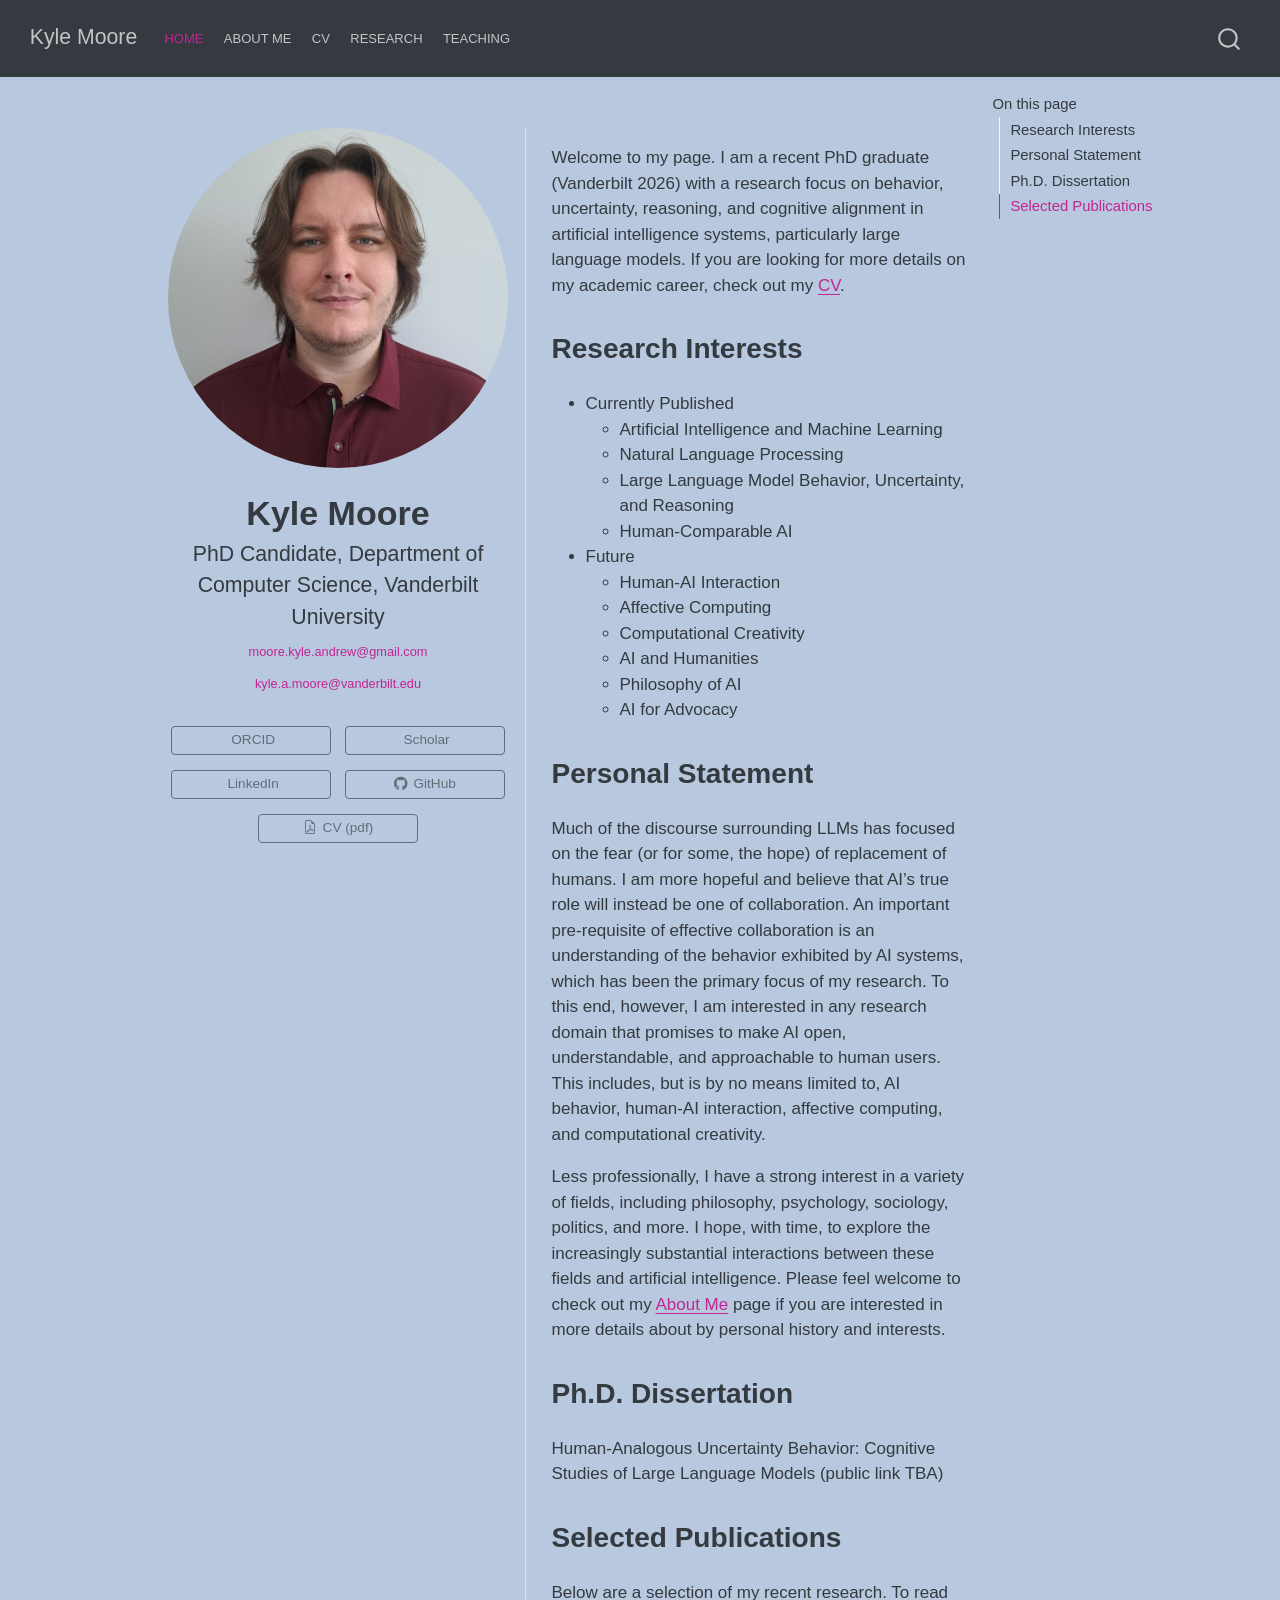
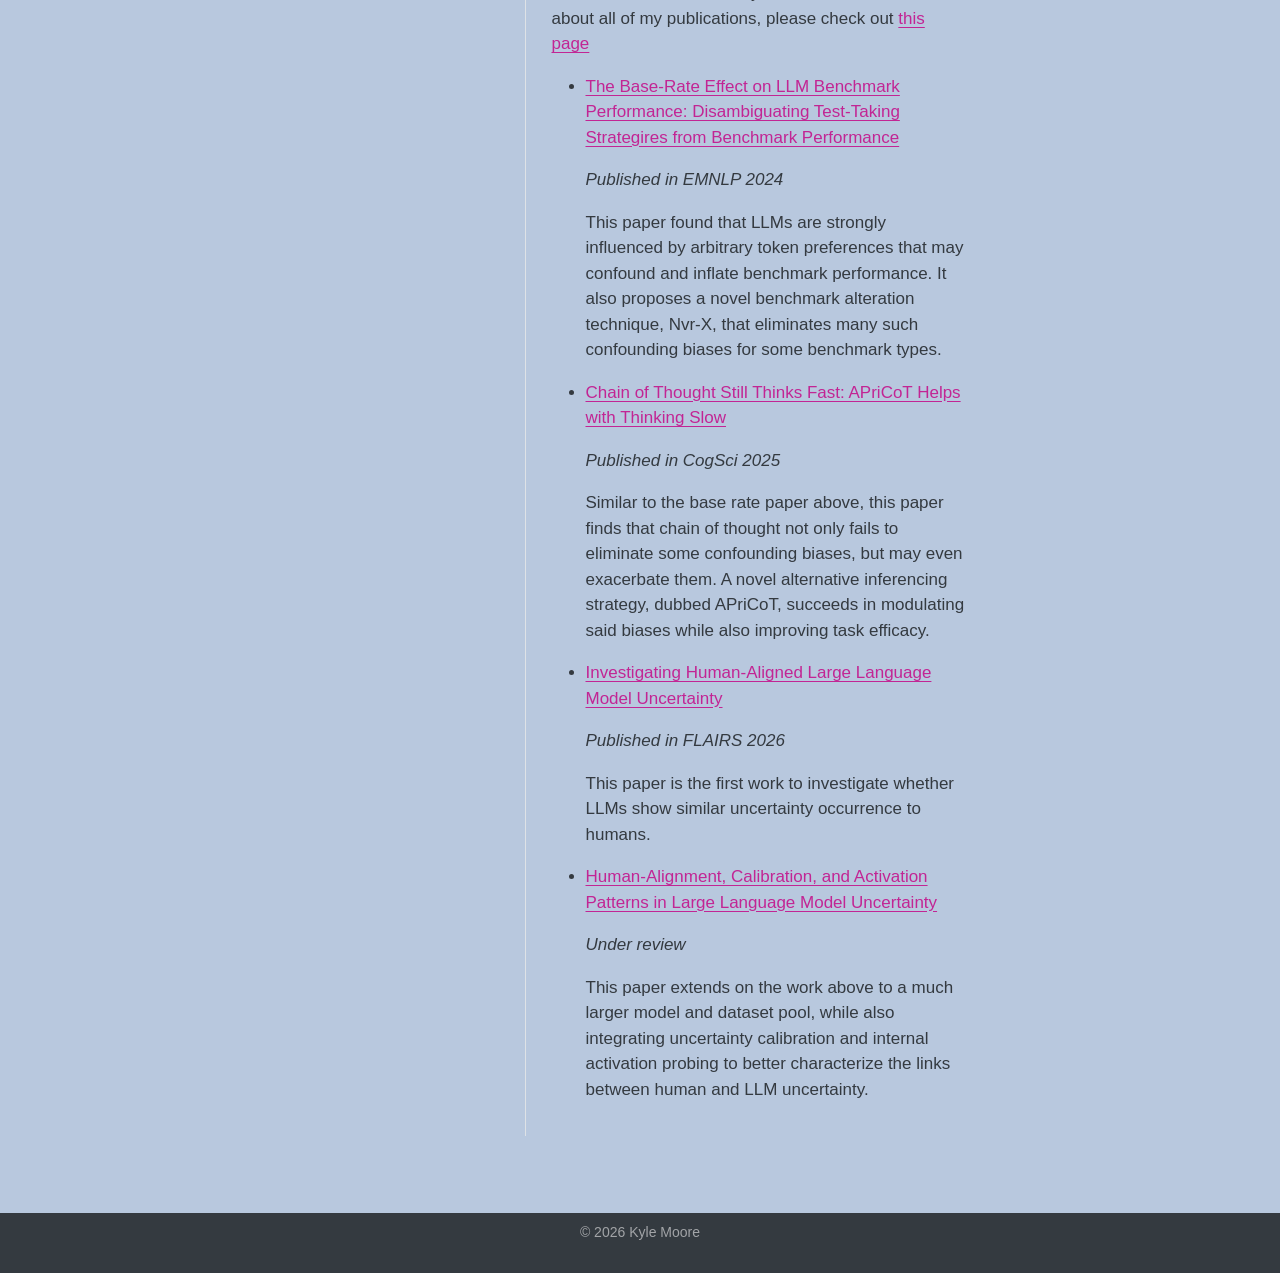
<file: index.html>
<!DOCTYPE html>
<html xmlns="http://www.w3.org/1999/xhtml" lang="en" xml:lang="en"><head>

<meta charset="utf-8">
<meta name="generator" content="quarto-1.10.18">

<meta name="viewport" content="width=device-width, initial-scale=1.0, user-scalable=yes">


<title>Kyle Moore</title>
<style>
/* Default styles provided by pandoc.
** See https://pandoc.org/MANUAL.html#variables-for-html for config info.
*/
span.smallcaps{font-variant: small-caps;}
div.columns{display: flex; gap: 1.5em;}
div.column{flex: auto;}
@media screen {
div.columns{gap: min(4vw, 1.5em);}
div.column{overflow-x: auto;}
}
div.hanging-indent{margin-left: 1.5em; text-indent: -1.5em;}
ul.task-list{list-style: none;}
ul.task-list li input[type="checkbox"] {
  width: 0.8em;
  margin: 0 0.8em 0.2em -1em; /* quarto-specific, see https://github.com/quarto-dev/quarto-cli/issues/4556 */ 
  vertical-align: middle;
}
</style>


<script src="site_libs/quarto-nav/quarto-nav.js"></script>
<script src="site_libs/quarto-nav/headroom.min.js"></script>
<script src="site_libs/clipboard/clipboard.min.js"></script>
<script src="site_libs/quarto-search/autocomplete.umd.js"></script>
<script src="site_libs/quarto-search/fuse.min.js"></script>
<script src="site_libs/quarto-search/quarto-search.js"></script>
<meta name="quarto:offset" content="./">
<script src="site_libs/quarto-html/quarto.js" type="module"></script>
<script src="site_libs/quarto-html/tabsets/tabsets.js" type="module"></script>
<script src="site_libs/quarto-html/popper.min.js"></script>
<script src="site_libs/quarto-html/tippy.umd.min.js"></script>
<link href="site_libs/quarto-html/tippy.css" rel="stylesheet">
<link href="site_libs/quarto-html/quarto-syntax-highlighting-64a204ab8560d761af7679ceaba22944.css" rel="stylesheet" id="quarto-text-highlighting-styles">
<script src="site_libs/bootstrap/bootstrap.min.js"></script>
<link href="site_libs/bootstrap/bootstrap-icons.css" rel="stylesheet">
<link href="site_libs/bootstrap/bootstrap-669d439899bbb5ccfe8eef21c973adb5.min.css" rel="stylesheet" append-hash="true" id="quarto-bootstrap" data-mode="light">
<script src="site_libs/quarto-contrib/iconify-3.0.0/iconify-icon.min.js"></script>
<script id="quarto-search-options" type="application/json">{
  "location": "navbar",
  "copy-button": false,
  "collapse-after": 3,
  "panel-placement": "end",
  "type": "overlay",
  "limit": 50,
  "keyboard-shortcut": [
    "f",
    "/",
    "s"
  ],
  "show-item-context": false,
  "language": {
    "search-no-results-text": "No results",
    "search-matching-documents-text": "matching documents",
    "search-copy-link-title": "Copy link to search",
    "search-hide-matches-text": "Hide additional matches",
    "search-more-match-text": "more match in this document",
    "search-more-matches-text": "more matches in this document",
    "search-clear-button-title": "Clear",
    "search-text-placeholder": "",
    "search-detached-cancel-button-title": "Cancel",
    "search-submit-button-title": "Submit",
    "search-label": "Search"
  }
}</script>


<link rel="stylesheet" href="styles.css">
</head>

<body class="nav-fixed quarto-light">

<div id="quarto-search-results"></div>
  <header id="quarto-header" class="headroom fixed-top">
    <nav class="navbar navbar-expand-lg " data-bs-theme="dark">
      <div class="navbar-container container-fluid">
      <div class="navbar-brand-container mx-auto">
    <a class="navbar-brand" href="./index.html">
    <span class="navbar-title">Kyle Moore</span>
    </a>
  </div>
            <div id="quarto-search" class="" title="Search"></div>
          <button class="navbar-toggler" type="button" data-bs-toggle="collapse" data-bs-target="#navbarCollapse" aria-controls="navbarCollapse" role="menu" aria-expanded="false" aria-label="Toggle navigation" onclick="if (window.quartoToggleHeadroom) { window.quartoToggleHeadroom(); }">
  <span class="navbar-toggler-icon"></span>
</button>
          <div class="collapse navbar-collapse" id="navbarCollapse">
            <ul class="navbar-nav navbar-nav-scroll me-auto">
  <li class="nav-item">
    <a class="nav-link active" href="./index.html" aria-current="page"> 
<span class="menu-text">Home</span></a>
  </li>  
  <li class="nav-item">
    <a class="nav-link" href="./about.html"> 
<span class="menu-text">About Me</span></a>
  </li>  
  <li class="nav-item">
    <a class="nav-link" href="./cv.html"> 
<span class="menu-text">CV</span></a>
  </li>  
  <li class="nav-item">
    <a class="nav-link" href="./publications.html"> 
<span class="menu-text">Research</span></a>
  </li>  
  <li class="nav-item">
    <a class="nav-link" href="./teaching.html"> 
<span class="menu-text">Teaching</span></a>
  </li>  
</ul>
          </div> <!-- /navcollapse -->
            <div class="quarto-navbar-tools">
</div>
      </div> <!-- /container-fluid -->
    </nav>
</header>
<!-- content -->
<div id="quarto-content" class="quarto-container page-columns page-rows-contents page-layout-article page-navbar">
<!-- sidebar -->
<!-- margin-sidebar -->
    <div id="quarto-margin-sidebar" class="sidebar margin-sidebar">
        <nav id="TOC" role="doc-toc" class="toc-active">
    <h2 id="toc-title">On this page</h2>
  <ul>
  <li><a href="#research-interests" id="toc-research-interests" class="nav-link active" data-scroll-target="#research-interests">Research Interests</a></li>
  <li><a href="#personal-statement" id="toc-personal-statement" class="nav-link" data-scroll-target="#personal-statement">Personal Statement</a></li>
  <li><a href="#ph.d.-dissertation" id="toc-ph.d.-dissertation" class="nav-link" data-scroll-target="#ph.d.-dissertation">Ph.D.&nbsp;Dissertation</a></li>
  <li><a href="#selected-publications" id="toc-selected-publications" class="nav-link" data-scroll-target="#selected-publications">Selected Publications</a></li>
  </ul>
</nav>
    </div>
<!-- main -->
<div class="quarto-about-trestles">
  <div class="about-entity">
    <img src="files/headshot.jpg" class="about-image
  round " style="height: 20em; width: 20em;">
<header id="title-block-header" class="quarto-title-block default">
<div class="quarto-title">
<h1 class="title">Kyle Moore</h1>
<p class="subtitle lead">PhD Candidate, Department of Computer Science, Vanderbilt University<br>
<a href="mailto:moore.kyle.andrew@gmail.com">moore.kyle.andrew@gmail.com</a><br>
<a href="mailto:kyle.a.moore@vanderbilt.edu">kyle.a.moore@vanderbilt.edu</a></p>
</div>
<div class="quarto-title-meta">
  </div>
</header>
    <div class="about-links">
  <a href="https://orcid.org/0000-0002-3255-7394" class="about-link" rel="" target="">
     <span class="about-link-text"><iconify-icon role="img" inline="" icon="simple-icons:orcid" aria-label="Icon orcid from simple-icons Iconify.design set." title="Icon orcid from simple-icons Iconify.design set."></iconify-icon> ORCID</span>
  </a>
  <a href="https://scholar.google.com/citations?user=tZR8vMoAAAAJ&amp;hl=en" class="about-link" rel="" target="">
     <span class="about-link-text"><iconify-icon role="img" inline="" icon="fa6-brands:google-scholar" aria-label="Icon google-scholar from fa6-brands Iconify.design set." title="Icon google-scholar from fa6-brands Iconify.design set."></iconify-icon> Scholar</span>
  </a>
  <a href="http://www.linkedin.com/in/kyle-andrew-moore" class="about-link" rel="" target="">
     <span class="about-link-text"><iconify-icon role="img" inline="" icon="bi:linkedin" aria-label="Icon linkedin from bi Iconify.design set." title="Icon linkedin from bi Iconify.design set."></iconify-icon> LinkedIn</span>
  </a>
  <a href="https://github.com/KyleAMoore" class="about-link" rel="" target="">
    <i class="bi bi-github"></i>
     <span class="about-link-text">GitHub</span>
  </a>
  <a href="/files/Kyle_Moore_CV.pdf" class="about-link" rel="" target="">
    <i class="bi bi-file-earmark-pdf"></i>
     <span class="about-link-text">CV (pdf)</span>
  </a>
</div>
  </div>
  <div class="about-contents"><main class="content" id="quarto-document-content">

<!-- ---
title: "Kyle Moore"
subtitle: "Ph.D. Vanderbit University (2026)"
--- -->
<p><!-- template: trestles --> <!-- template: solana --></p>
<p>Welcome to my page. I am a recent PhD graduate (Vanderbilt 2026) with a research focus on behavior, uncertainty, reasoning, and cognitive alignment in artificial intelligence systems, particularly large language models. If you are looking for more details on my academic career, check out my <a href="cv.html">CV</a>.</p>
<section id="research-interests" class="level2">
<h2 data-anchor-id="research-interests">Research Interests</h2>
<ul>
<li>Currently Published
<ul>
<li>Artificial Intelligence and Machine Learning</li>
<li>Natural Language Processing</li>
<li>Large Language Model Behavior, Uncertainty, and Reasoning</li>
<li>Human-Comparable AI</li>
</ul></li>
<li>Future
<ul>
<li>Human-AI Interaction</li>
<li>Affective Computing</li>
<li>Computational Creativity</li>
<li>AI and Humanities</li>
<li>Philosophy of AI</li>
<li>AI for Advocacy</li>
</ul></li>
</ul>
</section>
<section id="personal-statement" class="level2">
<h2 data-anchor-id="personal-statement">Personal Statement</h2>
<p>Much of the discourse surrounding LLMs has focused on the fear (or for some, the hope) of replacement of humans. I am more hopeful and believe that AI’s true role will instead be one of collaboration. An important pre-requisite of effective collaboration is an understanding of the behavior exhibited by AI systems, which has been the primary focus of my research. To this end, however, I am interested in any research domain that promises to make AI open, understandable, and approachable to human users. This includes, but is by no means limited to, AI behavior, human-AI interaction, affective computing, and computational creativity.</p>
<p>Less professionally, I have a strong interest in a variety of fields, including philosophy, psychology, sociology, politics, and more. I hope, with time, to explore the increasingly substantial interactions between these fields and artificial intelligence. Please feel welcome to check out my <a href="about.html">About Me</a> page if you are interested in more details about by personal history and interests.</p>
</section>
<section id="ph.d.-dissertation" class="level2">
<h2 data-anchor-id="ph.d.-dissertation">Ph.D.&nbsp;Dissertation</h2>
<p>Human-Analogous Uncertainty Behavior: Cognitive Studies of Large Language Models (public link TBA)</p>
</section>
<section id="selected-publications" class="level2">
<h2 data-anchor-id="selected-publications">Selected Publications</h2>
<p>Below are a selection of my recent research. To read about all of my publications, please check out <a href="publications.html">this page</a></p>
<ul>
<li><p><a href="">The Base-Rate Effect on LLM Benchmark Performance: Disambiguating Test-Taking Strategires from Benchmark Performance</a></p>
<p><em>Published in EMNLP 2024</em></p>
<p>This paper found that LLMs are strongly influenced by arbitrary token preferences that may confound and inflate benchmark performance. It also proposes a novel benchmark alteration technique, Nvr-X, that eliminates many such confounding biases for some benchmark types.</p></li>
<li><p><a href="">Chain of Thought Still Thinks Fast: APriCoT Helps with Thinking Slow</a></p>
<p><em>Published in CogSci 2025</em></p>
<p>Similar to the base rate paper above, this paper finds that chain of thought not only fails to eliminate some confounding biases, but may even exacerbate them. A novel alternative inferencing strategy, dubbed APriCoT, succeeds in modulating said biases while also improving task efficacy.</p></li>
<li><p><a href="">Investigating Human-Aligned Large Language Model Uncertainty</a></p>
<p><em>Published in FLAIRS 2026</em></p>
<p>This paper is the first work to investigate whether LLMs show similar uncertainty occurrence to humans.</p></li>
<li><p><a href="">Human-Alignment, Calibration, and Activation Patterns in Large Language Model Uncertainty</a></p>
<p><em>Under review</em></p>
<p>This paper extends on the work above to a much larger model and dataset pool, while also integrating uncertainty calibration and internal activation probing to better characterize the links between human and LLM uncertainty.</p></li>
</ul>
<!-- Consider a "Current Projects" section/page. Can include PLuMCoT, PopulationLM improvements, Uncertainty Probing,  -->


</section>
</main></div>
</div>
 <!-- /main -->
<script id="quarto-html-after-body" type="application/javascript">
  window.document.addEventListener("DOMContentLoaded", function (event) {
    const isCodeAnnotation = (el) => {
      for (const clz of el.classList) {
        if (clz.startsWith('code-annotation-')) {                     
          return true;
        }
      }
      return false;
    }
    const onCopySuccess = function(e) {
      // button target
      const button = e.trigger;
      // don't keep focus
      button.blur();
      // flash "checked"
      button.classList.add('code-copy-button-checked');
      var currentTitle = button.getAttribute("title");
      button.setAttribute("title", "Copied!");
      let tooltip;
      if (window.bootstrap) {
        button.setAttribute("data-bs-toggle", "tooltip");
        button.setAttribute("data-bs-placement", "left");
        button.setAttribute("data-bs-title", "Copied!");
        tooltip = new bootstrap.Tooltip(button, 
          { trigger: "manual", 
            customClass: "code-copy-button-tooltip",
            offset: [0, -8]});
        tooltip.show();    
      }
      setTimeout(function() {
        if (tooltip) {
          tooltip.hide();
          button.removeAttribute("data-bs-title");
          button.removeAttribute("data-bs-toggle");
          button.removeAttribute("data-bs-placement");
        }
        button.setAttribute("title", currentTitle);
        button.classList.remove('code-copy-button-checked');
      }, 1000);
      // clear code selection
      e.clearSelection();
    }
    const getTextToCopy = function(trigger) {
      const outerScaffold = trigger.parentElement.cloneNode(true);
      const codeEl = outerScaffold.querySelector('code');
      for (const childEl of codeEl.children) {
        if (isCodeAnnotation(childEl)) {
          childEl.remove();
        }
      }
      return codeEl.innerText;
    }
    const clipboard = new window.ClipboardJS('.code-copy-button:not([data-in-quarto-modal])', {
      text: getTextToCopy
    });
    clipboard.on('success', onCopySuccess);
    if (window.document.getElementById('quarto-embedded-source-code-modal')) {
      const clipboardModal = new window.ClipboardJS('.code-copy-button[data-in-quarto-modal]', {
        text: getTextToCopy,
        container: window.document.getElementById('quarto-embedded-source-code-modal')
      });
      clipboardModal.on('success', onCopySuccess);
    }
      var localhostRegex = new RegExp(/^(?:http|https):\/\/localhost\:?[0-9]*\//);
      var mailtoRegex = new RegExp(/^mailto:/);
        var filterRegex = new RegExp("https:\/\/kyleamoore\.github\.io");
      var isInternal = (href) => {
          return filterRegex.test(href) || localhostRegex.test(href) || mailtoRegex.test(href);
      }
      // Inspect non-navigation links and adorn them if external
     var links = window.document.querySelectorAll('a[href]:not(.nav-link):not(.navbar-brand):not(.toc-action):not(.sidebar-link):not(.sidebar-item-toggle):not(.pagination-link):not(.no-external):not([aria-hidden]):not(.dropdown-item):not(.quarto-navigation-tool):not(.about-link)');
      for (var i=0; i<links.length; i++) {
        const link = links[i];
        if (!isInternal(link.href)) {
          // undo the damage that might have been done by quarto-nav.js in the case of
          // links that we want to consider external
          if (link.dataset.originalHref !== undefined) {
            link.href = link.dataset.originalHref;
          }
        }
      }
    function tippyHover(el, contentFn, onTriggerFn, onUntriggerFn) {
      const config = {
        allowHTML: true,
        maxWidth: 500,
        delay: 100,
        arrow: false,
        appendTo: function(el) {
            return el.parentElement;
        },
        interactive: true,
        interactiveBorder: 10,
        theme: 'quarto',
        placement: 'bottom-start',
      };
      if (contentFn) {
        config.content = contentFn;
      }
      if (onTriggerFn) {
        config.onTrigger = onTriggerFn;
      }
      if (onUntriggerFn) {
        config.onUntrigger = onUntriggerFn;
      }
      window.tippy(el, config); 
    }
    const noterefs = window.document.querySelectorAll('a[role="doc-noteref"]');
    for (var i=0; i<noterefs.length; i++) {
      const ref = noterefs[i];
      tippyHover(ref, function() {
        // use id or data attribute instead here
        let href = ref.getAttribute('data-footnote-href') || ref.getAttribute('href');
        try { href = new URL(href).hash; } catch {}
        const id = href.replace(/^#\/?/, "");
        const note = window.document.getElementById(id);
        if (note) {
          return note.innerHTML;
        } else {
          return "";
        }
      });
    }
    const xrefs = window.document.querySelectorAll('a.quarto-xref');
    const processXRef = (id, note) => {
      // Strip column container classes
      const stripColumnClz = (el) => {
        el.classList.remove("page-full", "page-columns");
        if (el.children) {
          for (const child of el.children) {
            stripColumnClz(child);
          }
        }
      }
      stripColumnClz(note)
      if (id === null || id.startsWith('sec-')) {
        // Special case sections, only their first couple elements
        const container = document.createElement("div");
        if (note.children && note.children.length > 2) {
          container.appendChild(note.children[0].cloneNode(true));
          for (let i = 1; i < note.children.length; i++) {
            const child = note.children[i];
            if (child.tagName === "P" && child.innerText === "") {
              continue;
            } else {
              container.appendChild(child.cloneNode(true));
              break;
            }
          }
          if (window.Quarto?.typesetMath) {
            window.Quarto.typesetMath(container);
          }
          return container.innerHTML
        } else {
          if (window.Quarto?.typesetMath) {
            window.Quarto.typesetMath(note);
          }
          return note.innerHTML;
        }
      } else {
        // Remove any anchor links if they are present
        const anchorLink = note.querySelector('a.anchorjs-link');
        if (anchorLink) {
          anchorLink.remove();
        }
        if (window.Quarto?.typesetMath) {
          window.Quarto.typesetMath(note);
        }
        if (note.classList.contains("callout")) {
          return note.outerHTML;
        } else {
          return note.innerHTML;
        }
      }
    }
    for (var i=0; i<xrefs.length; i++) {
      const xref = xrefs[i];
      tippyHover(xref, undefined, function(instance) {
        instance.disable();
        let url = xref.getAttribute('href');
        let hash = undefined; 
        if (url.startsWith('#')) {
          hash = url;
        } else {
          try { hash = new URL(url).hash; } catch {}
        }
        if (hash) {
          const id = hash.replace(/^#\/?/, "");
          const note = window.document.getElementById(id);
          if (note !== null) {
            try {
              const html = processXRef(id, note.cloneNode(true));
              instance.setContent(html);
            } finally {
              instance.enable();
              instance.show();
            }
          } else {
            // See if we can fetch this
            fetch(url.split('#')[0])
            .then(res => res.text())
            .then(html => {
              const parser = new DOMParser();
              const htmlDoc = parser.parseFromString(html, "text/html");
              const note = htmlDoc.getElementById(id);
              if (note !== null) {
                const html = processXRef(id, note);
                instance.setContent(html);
              } 
            }).finally(() => {
              instance.enable();
              instance.show();
            });
          }
        } else {
          // See if we can fetch a full url (with no hash to target)
          // This is a special case and we should probably do some content thinning / targeting
          fetch(url)
          .then(res => res.text())
          .then(html => {
            const parser = new DOMParser();
            const htmlDoc = parser.parseFromString(html, "text/html");
            const note = htmlDoc.querySelector('main.content');
            if (note !== null) {
              // This should only happen for chapter cross references
              // (since there is no id in the URL)
              // remove the first header
              if (note.children.length > 0 && note.children[0].tagName === "HEADER") {
                note.children[0].remove();
              }
              const html = processXRef(null, note);
              instance.setContent(html);
            } 
          }).finally(() => {
            instance.enable();
            instance.show();
          });
        }
      }, function(instance) {
      });
    }
        let selectedAnnoteEl;
        const selectorForAnnotation = ( cell, annotation) => {
          let cellAttr = 'data-code-cell="' + cell + '"';
          let lineAttr = 'data-code-annotation="' +  annotation + '"';
          const selector = 'span[' + cellAttr + '][' + lineAttr + ']';
          return selector;
        }
        const selectCodeLines = (annoteEl) => {
          const doc = window.document;
          const targetCell = annoteEl.getAttribute("data-target-cell");
          const targetAnnotation = annoteEl.getAttribute("data-target-annotation");
          const annoteSpan = window.document.querySelector(selectorForAnnotation(targetCell, targetAnnotation));
          const lines = annoteSpan.getAttribute("data-code-lines").split(",");
          const lineIds = lines.map((line) => {
            return targetCell + "-" + line;
          })
          let top = null;
          let height = null;
          let parent = null;
          if (lineIds.length > 0) {
              //compute the position of the single el (top and bottom and make a div)
              const el = window.document.getElementById(lineIds[0]);
              top = el.offsetTop;
              height = el.offsetHeight;
              parent = el.parentElement.parentElement;
            if (lineIds.length > 1) {
              const lastEl = window.document.getElementById(lineIds[lineIds.length - 1]);
              const bottom = lastEl.offsetTop + lastEl.offsetHeight;
              height = bottom - top;
            }
            if (top !== null && height !== null && parent !== null) {
              // cook up a div (if necessary) and position it 
              let div = window.document.getElementById("code-annotation-line-highlight");
              if (div === null) {
                div = window.document.createElement("div");
                div.setAttribute("id", "code-annotation-line-highlight");
                div.style.position = 'absolute';
                parent.appendChild(div);
              }
              div.style.top = top - 2 + "px";
              div.style.height = height + 4 + "px";
              div.style.left = 0;
              let gutterDiv = window.document.getElementById("code-annotation-line-highlight-gutter");
              if (gutterDiv === null) {
                gutterDiv = window.document.createElement("div");
                gutterDiv.setAttribute("id", "code-annotation-line-highlight-gutter");
                gutterDiv.style.position = 'absolute';
                const codeCell = window.document.getElementById(targetCell);
                const gutter = codeCell.querySelector('.code-annotation-gutter');
                gutter.appendChild(gutterDiv);
              }
              gutterDiv.style.top = top - 2 + "px";
              gutterDiv.style.height = height + 4 + "px";
            }
            selectedAnnoteEl = annoteEl;
          }
        };
        const unselectCodeLines = () => {
          const elementsIds = ["code-annotation-line-highlight", "code-annotation-line-highlight-gutter"];
          elementsIds.forEach((elId) => {
            const div = window.document.getElementById(elId);
            if (div) {
              div.remove();
            }
          });
          selectedAnnoteEl = undefined;
        };
          // Handle positioning of the toggle
      window.addEventListener(
        "resize",
        throttle(() => {
          elRect = undefined;
          if (selectedAnnoteEl) {
            selectCodeLines(selectedAnnoteEl);
          }
        }, 10)
      );
      function throttle(fn, ms) {
      let throttle = false;
      let timer;
        return (...args) => {
          if(!throttle) { // first call gets through
              fn.apply(this, args);
              throttle = true;
          } else { // all the others get throttled
              if(timer) clearTimeout(timer); // cancel #2
              timer = setTimeout(() => {
                fn.apply(this, args);
                timer = throttle = false;
              }, ms);
          }
        };
      }
        // Attach click handler to the DT
        const annoteDls = window.document.querySelectorAll('dt[data-target-cell]');
        for (const annoteDlNode of annoteDls) {
          annoteDlNode.addEventListener('click', (event) => {
            const clickedEl = event.target;
            if (clickedEl !== selectedAnnoteEl) {
              unselectCodeLines();
              const activeEl = window.document.querySelector('dt[data-target-cell].code-annotation-active');
              if (activeEl) {
                activeEl.classList.remove('code-annotation-active');
              }
              selectCodeLines(clickedEl);
              clickedEl.classList.add('code-annotation-active');
            } else {
              // Unselect the line
              unselectCodeLines();
              clickedEl.classList.remove('code-annotation-active');
            }
          });
        }
    const findCites = (el) => {
      const parentEl = el.parentElement;
      if (parentEl) {
        const cites = parentEl.dataset.cites;
        if (cites) {
          return {
            el,
            cites: cites.split(' ')
          };
        } else {
          return findCites(el.parentElement)
        }
      } else {
        return undefined;
      }
    };
    var bibliorefs = window.document.querySelectorAll('a[role="doc-biblioref"]');
    for (var i=0; i<bibliorefs.length; i++) {
      const ref = bibliorefs[i];
      const citeInfo = findCites(ref);
      if (citeInfo) {
        tippyHover(citeInfo.el, function() {
          var popup = window.document.createElement('div');
          citeInfo.cites.forEach(function(cite) {
            var citeDiv = window.document.createElement('div');
            citeDiv.classList.add('hanging-indent');
            citeDiv.classList.add('csl-entry');
            var biblioDiv = window.document.getElementById('ref-' + cite);
            if (biblioDiv) {
              citeDiv.innerHTML = biblioDiv.innerHTML;
            }
            popup.appendChild(citeDiv);
          });
          return popup.innerHTML;
        });
      }
    }
  });
  </script>
</div> <!-- /content -->
<footer class="footer">
  <div class="nav-footer">
    <div class="nav-footer-left">
      &nbsp;
    </div>   
    <div class="nav-footer-center">
<p>© 2026 Kyle Moore</p>
</div>
    <div class="nav-footer-right">
      &nbsp;
    </div>
  </div>
</footer>




</body></html>
</file>
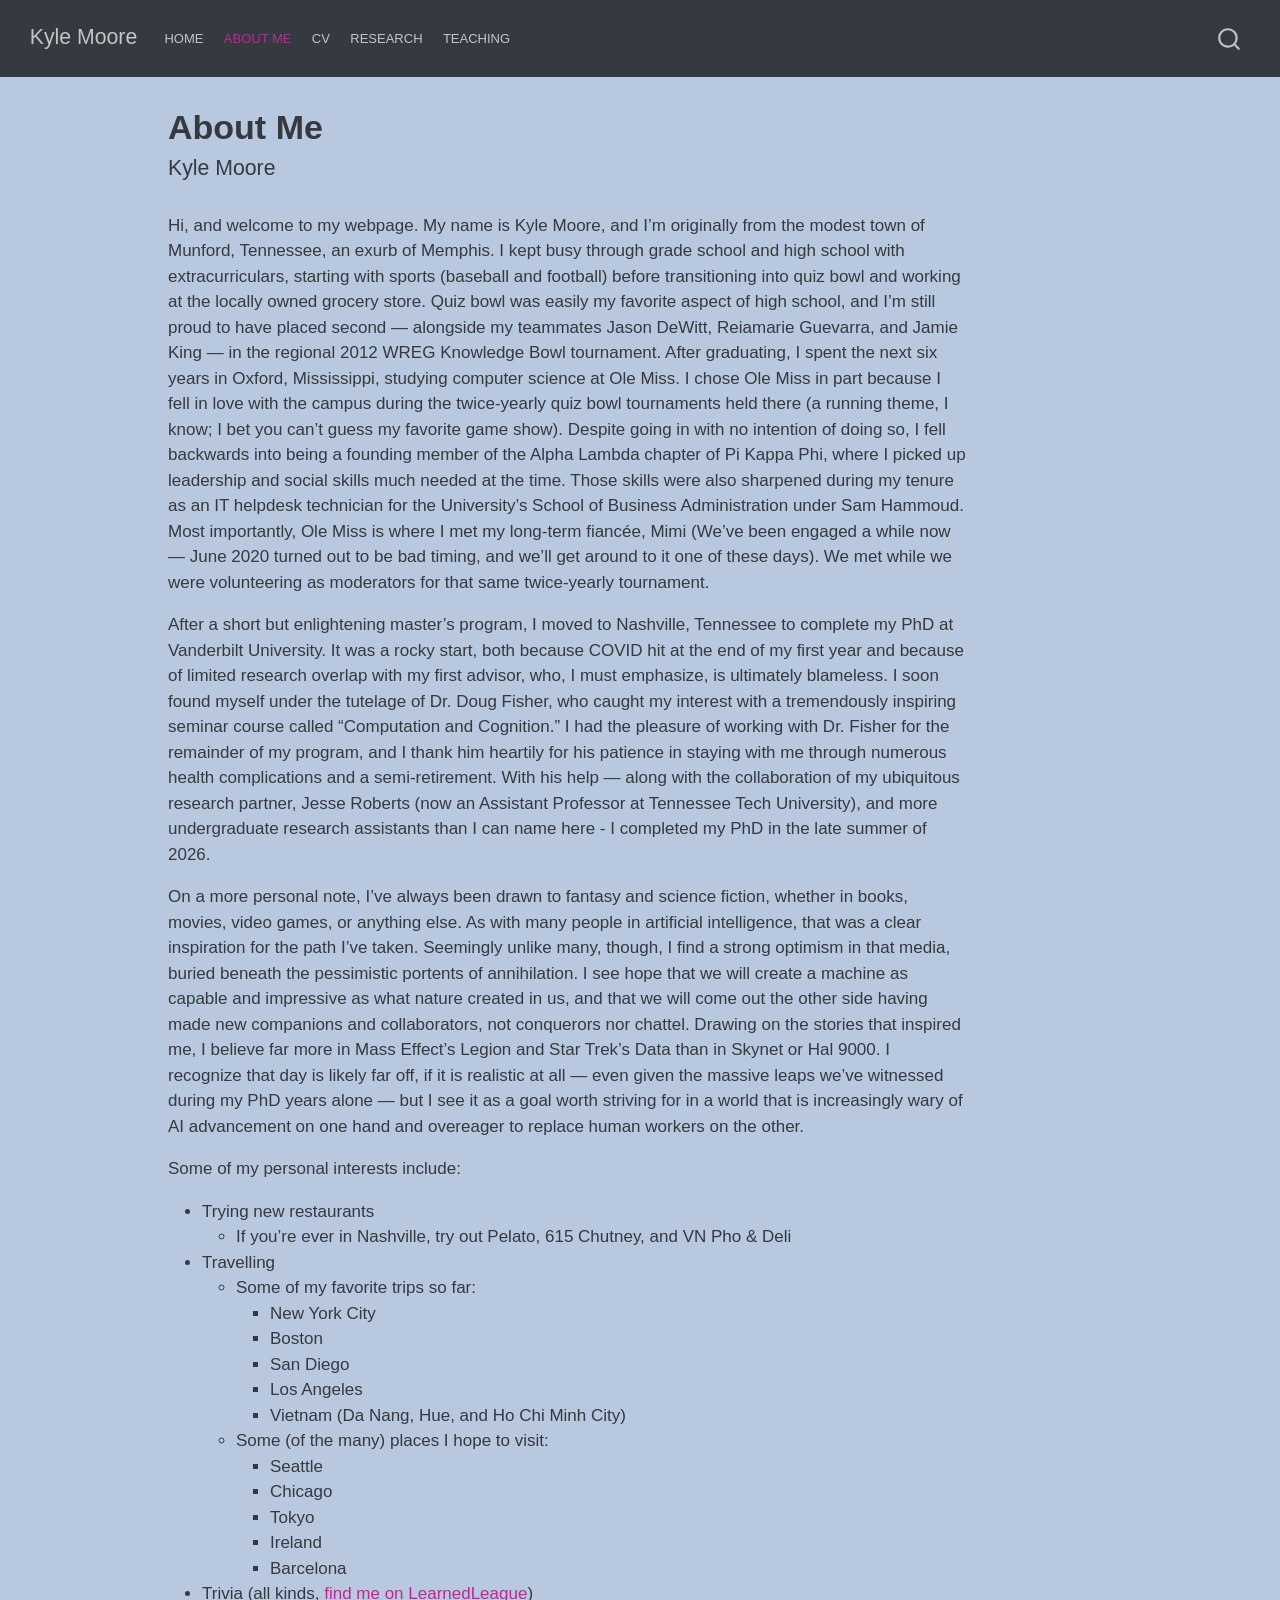
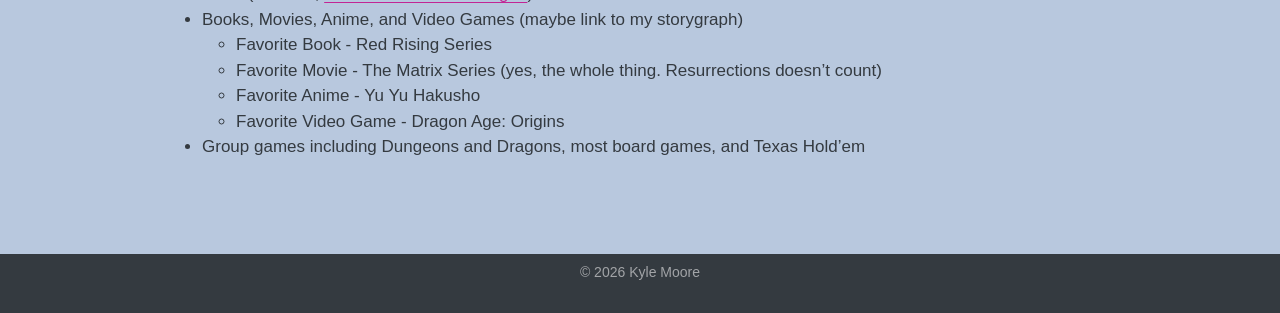
<file: about.html>
<!DOCTYPE html>
<html xmlns="http://www.w3.org/1999/xhtml" lang="en" xml:lang="en"><head>

<meta charset="utf-8">
<meta name="generator" content="quarto-1.10.18">

<meta name="viewport" content="width=device-width, initial-scale=1.0, user-scalable=yes">


<title>About Me – Kyle Moore</title>
<style>
/* Default styles provided by pandoc.
** See https://pandoc.org/MANUAL.html#variables-for-html for config info.
*/
span.smallcaps{font-variant: small-caps;}
div.columns{display: flex; gap: 1.5em;}
div.column{flex: auto;}
@media screen {
div.columns{gap: min(4vw, 1.5em);}
div.column{overflow-x: auto;}
}
div.hanging-indent{margin-left: 1.5em; text-indent: -1.5em;}
ul.task-list{list-style: none;}
ul.task-list li input[type="checkbox"] {
  width: 0.8em;
  margin: 0 0.8em 0.2em -1em; /* quarto-specific, see https://github.com/quarto-dev/quarto-cli/issues/4556 */ 
  vertical-align: middle;
}
</style>


<script src="site_libs/quarto-nav/quarto-nav.js"></script>
<script src="site_libs/quarto-nav/headroom.min.js"></script>
<script src="site_libs/clipboard/clipboard.min.js"></script>
<script src="site_libs/quarto-search/autocomplete.umd.js"></script>
<script src="site_libs/quarto-search/fuse.min.js"></script>
<script src="site_libs/quarto-search/quarto-search.js"></script>
<meta name="quarto:offset" content="./">
<script src="site_libs/quarto-html/quarto.js" type="module"></script>
<script src="site_libs/quarto-html/tabsets/tabsets.js" type="module"></script>
<script src="site_libs/quarto-html/popper.min.js"></script>
<script src="site_libs/quarto-html/tippy.umd.min.js"></script>
<script src="site_libs/quarto-html/anchor.min.js"></script>
<link href="site_libs/quarto-html/tippy.css" rel="stylesheet">
<link href="site_libs/quarto-html/quarto-syntax-highlighting-64a204ab8560d761af7679ceaba22944.css" rel="stylesheet" id="quarto-text-highlighting-styles">
<script src="site_libs/bootstrap/bootstrap.min.js"></script>
<link href="site_libs/bootstrap/bootstrap-icons.css" rel="stylesheet">
<link href="site_libs/bootstrap/bootstrap-669d439899bbb5ccfe8eef21c973adb5.min.css" rel="stylesheet" append-hash="true" id="quarto-bootstrap" data-mode="light">
<script id="quarto-search-options" type="application/json">{
  "location": "navbar",
  "copy-button": false,
  "collapse-after": 3,
  "panel-placement": "end",
  "type": "overlay",
  "limit": 50,
  "keyboard-shortcut": [
    "f",
    "/",
    "s"
  ],
  "show-item-context": false,
  "language": {
    "search-no-results-text": "No results",
    "search-matching-documents-text": "matching documents",
    "search-copy-link-title": "Copy link to search",
    "search-hide-matches-text": "Hide additional matches",
    "search-more-match-text": "more match in this document",
    "search-more-matches-text": "more matches in this document",
    "search-clear-button-title": "Clear",
    "search-text-placeholder": "",
    "search-detached-cancel-button-title": "Cancel",
    "search-submit-button-title": "Submit",
    "search-label": "Search"
  }
}</script>


<link rel="stylesheet" href="styles.css">
</head>

<body class="nav-fixed quarto-light">

<div id="quarto-search-results"></div>
  <header id="quarto-header" class="headroom fixed-top">
    <nav class="navbar navbar-expand-lg " data-bs-theme="dark">
      <div class="navbar-container container-fluid">
      <div class="navbar-brand-container mx-auto">
    <a class="navbar-brand" href="./index.html">
    <span class="navbar-title">Kyle Moore</span>
    </a>
  </div>
            <div id="quarto-search" class="" title="Search"></div>
          <button class="navbar-toggler" type="button" data-bs-toggle="collapse" data-bs-target="#navbarCollapse" aria-controls="navbarCollapse" role="menu" aria-expanded="false" aria-label="Toggle navigation" onclick="if (window.quartoToggleHeadroom) { window.quartoToggleHeadroom(); }">
  <span class="navbar-toggler-icon"></span>
</button>
          <div class="collapse navbar-collapse" id="navbarCollapse">
            <ul class="navbar-nav navbar-nav-scroll me-auto">
  <li class="nav-item">
    <a class="nav-link" href="./index.html"> 
<span class="menu-text">Home</span></a>
  </li>  
  <li class="nav-item">
    <a class="nav-link active" href="./about.html" aria-current="page"> 
<span class="menu-text">About Me</span></a>
  </li>  
  <li class="nav-item">
    <a class="nav-link" href="./cv.html"> 
<span class="menu-text">CV</span></a>
  </li>  
  <li class="nav-item">
    <a class="nav-link" href="./publications.html"> 
<span class="menu-text">Research</span></a>
  </li>  
  <li class="nav-item">
    <a class="nav-link" href="./teaching.html"> 
<span class="menu-text">Teaching</span></a>
  </li>  
</ul>
          </div> <!-- /navcollapse -->
            <div class="quarto-navbar-tools">
</div>
      </div> <!-- /container-fluid -->
    </nav>
</header>
<!-- content -->
<div id="quarto-content" class="quarto-container page-columns page-rows-contents page-layout-article page-navbar">
<!-- sidebar -->
<!-- margin-sidebar -->
    <div id="quarto-margin-sidebar" class="sidebar margin-sidebar zindex-bottom">
        
    </div>
<!-- main -->
<main class="content" id="quarto-document-content">

<header id="title-block-header" class="quarto-title-block default">
<div class="quarto-title">
<h1 class="title">About Me</h1>
<p class="subtitle lead">Kyle Moore</p>
</div>



<div class="quarto-title-meta">

    
  
    
  </div>
  


</header>


<p>Hi, and welcome to my webpage. My name is Kyle Moore, and I’m originally from the modest town of Munford, Tennessee, an exurb of Memphis. I kept busy through grade school and high school with extracurriculars, starting with sports (baseball and football) before transitioning into quiz bowl and working at the locally owned grocery store. Quiz bowl was easily my favorite aspect of high school, and I’m still proud to have placed second — alongside my teammates Jason DeWitt, Reiamarie Guevarra, and Jamie King — in the regional 2012 WREG Knowledge Bowl tournament. After graduating, I spent the next six years in Oxford, Mississippi, studying computer science at Ole Miss. I chose Ole Miss in part because I fell in love with the campus during the twice-yearly quiz bowl tournaments held there (a running theme, I know; I bet you can’t guess my favorite game show). Despite going in with no intention of doing so, I fell backwards into being a founding member of the Alpha Lambda chapter of Pi Kappa Phi, where I picked up leadership and social skills much needed at the time. Those skills were also sharpened during my tenure as an IT helpdesk technician for the University’s School of Business Administration under Sam Hammoud. Most importantly, Ole Miss is where I met my long-term fiancée, Mimi (We’ve been engaged a while now — June 2020 turned out to be bad timing, and we’ll get around to it one of these days). We met while we were volunteering as moderators for that same twice-yearly tournament.</p>
<p>After a short but enlightening master’s program, I moved to Nashville, Tennessee to complete my PhD at Vanderbilt University. It was a rocky start, both because COVID hit at the end of my first year and because of limited research overlap with my first advisor, who, I must emphasize, is ultimately blameless. I soon found myself under the tutelage of Dr.&nbsp;Doug Fisher, who caught my interest with a tremendously inspiring seminar course called “Computation and Cognition.” I had the pleasure of working with Dr.&nbsp;Fisher for the remainder of my program, and I thank him heartily for his patience in staying with me through numerous health complications and a semi-retirement. With his help — along with the collaboration of my ubiquitous research partner, Jesse Roberts (now an Assistant Professor at Tennessee Tech University), and more undergraduate research assistants than I can name here - I completed my PhD in the late summer of 2026.</p>
<p>On a more personal note, I’ve always been drawn to fantasy and science fiction, whether in books, movies, video games, or anything else. As with many people in artificial intelligence, that was a clear inspiration for the path I’ve taken. Seemingly unlike many, though, I find a strong optimism in that media, buried beneath the pessimistic portents of annihilation. I see hope that we will create a machine as capable and impressive as what nature created in us, and that we will come out the other side having made new companions and collaborators, not conquerors nor chattel. Drawing on the stories that inspired me, I believe far more in Mass Effect’s Legion and Star Trek’s Data than in Skynet or Hal 9000. I recognize that day is likely far off, if it is realistic at all — even given the massive leaps we’ve witnessed during my PhD years alone — but I see it as a goal worth striving for in a world that is increasingly wary of AI advancement on one hand and overeager to replace human workers on the other.</p>
<p>Some of my personal interests include:</p>
<ul>
<li>Trying new restaurants
<ul>
<li>If you’re ever in Nashville, try out Pelato, 615 Chutney, and VN Pho &amp; Deli</li>
</ul></li>
<li>Travelling
<ul>
<li>Some of my favorite trips so far:
<ul>
<li>New York City</li>
<li>Boston</li>
<li>San Diego</li>
<li>Los Angeles</li>
<li>Vietnam (Da Nang, Hue, and Ho Chi Minh City)</li>
</ul></li>
<li>Some (of the many) places I hope to visit:
<ul>
<li>Seattle</li>
<li>Chicago</li>
<li>Tokyo</li>
<li>Ireland</li>
<li>Barcelona</li>
</ul></li>
</ul></li>
<li>Trivia (all kinds, <a href="https://www.learnedleague.com/profiles.php?76242">find me on LearnedLeague</a>)</li>
<li>Books, Movies, Anime, and Video Games (maybe link to my storygraph)
<ul>
<li>Favorite Book - Red Rising Series</li>
<li>Favorite Movie - The Matrix Series (yes, the whole thing. Resurrections doesn’t count)</li>
<li>Favorite Anime - Yu Yu Hakusho</li>
<li>Favorite Video Game - Dragon Age: Origins</li>
</ul></li>
<li>Group games including Dungeons and Dragons, most board games, and Texas Hold’em</li>
</ul>



</main> <!-- /main -->
<script id="quarto-html-after-body" type="application/javascript">
  window.document.addEventListener("DOMContentLoaded", function (event) {
    const icon = "";
    const anchorJS = new window.AnchorJS();
    anchorJS.options = {
      placement: 'right',
      icon: icon
    };
    anchorJS.add('.anchored');
    const isCodeAnnotation = (el) => {
      for (const clz of el.classList) {
        if (clz.startsWith('code-annotation-')) {                     
          return true;
        }
      }
      return false;
    }
    const onCopySuccess = function(e) {
      // button target
      const button = e.trigger;
      // don't keep focus
      button.blur();
      // flash "checked"
      button.classList.add('code-copy-button-checked');
      var currentTitle = button.getAttribute("title");
      button.setAttribute("title", "Copied!");
      let tooltip;
      if (window.bootstrap) {
        button.setAttribute("data-bs-toggle", "tooltip");
        button.setAttribute("data-bs-placement", "left");
        button.setAttribute("data-bs-title", "Copied!");
        tooltip = new bootstrap.Tooltip(button, 
          { trigger: "manual", 
            customClass: "code-copy-button-tooltip",
            offset: [0, -8]});
        tooltip.show();    
      }
      setTimeout(function() {
        if (tooltip) {
          tooltip.hide();
          button.removeAttribute("data-bs-title");
          button.removeAttribute("data-bs-toggle");
          button.removeAttribute("data-bs-placement");
        }
        button.setAttribute("title", currentTitle);
        button.classList.remove('code-copy-button-checked');
      }, 1000);
      // clear code selection
      e.clearSelection();
    }
    const getTextToCopy = function(trigger) {
      const outerScaffold = trigger.parentElement.cloneNode(true);
      const codeEl = outerScaffold.querySelector('code');
      for (const childEl of codeEl.children) {
        if (isCodeAnnotation(childEl)) {
          childEl.remove();
        }
      }
      return codeEl.innerText;
    }
    const clipboard = new window.ClipboardJS('.code-copy-button:not([data-in-quarto-modal])', {
      text: getTextToCopy
    });
    clipboard.on('success', onCopySuccess);
    if (window.document.getElementById('quarto-embedded-source-code-modal')) {
      const clipboardModal = new window.ClipboardJS('.code-copy-button[data-in-quarto-modal]', {
        text: getTextToCopy,
        container: window.document.getElementById('quarto-embedded-source-code-modal')
      });
      clipboardModal.on('success', onCopySuccess);
    }
      var localhostRegex = new RegExp(/^(?:http|https):\/\/localhost\:?[0-9]*\//);
      var mailtoRegex = new RegExp(/^mailto:/);
        var filterRegex = new RegExp("https:\/\/kyleamoore\.github\.io");
      var isInternal = (href) => {
          return filterRegex.test(href) || localhostRegex.test(href) || mailtoRegex.test(href);
      }
      // Inspect non-navigation links and adorn them if external
     var links = window.document.querySelectorAll('a[href]:not(.nav-link):not(.navbar-brand):not(.toc-action):not(.sidebar-link):not(.sidebar-item-toggle):not(.pagination-link):not(.no-external):not([aria-hidden]):not(.dropdown-item):not(.quarto-navigation-tool):not(.about-link)');
      for (var i=0; i<links.length; i++) {
        const link = links[i];
        if (!isInternal(link.href)) {
          // undo the damage that might have been done by quarto-nav.js in the case of
          // links that we want to consider external
          if (link.dataset.originalHref !== undefined) {
            link.href = link.dataset.originalHref;
          }
        }
      }
    function tippyHover(el, contentFn, onTriggerFn, onUntriggerFn) {
      const config = {
        allowHTML: true,
        maxWidth: 500,
        delay: 100,
        arrow: false,
        appendTo: function(el) {
            return el.parentElement;
        },
        interactive: true,
        interactiveBorder: 10,
        theme: 'quarto',
        placement: 'bottom-start',
      };
      if (contentFn) {
        config.content = contentFn;
      }
      if (onTriggerFn) {
        config.onTrigger = onTriggerFn;
      }
      if (onUntriggerFn) {
        config.onUntrigger = onUntriggerFn;
      }
      window.tippy(el, config); 
    }
    const noterefs = window.document.querySelectorAll('a[role="doc-noteref"]');
    for (var i=0; i<noterefs.length; i++) {
      const ref = noterefs[i];
      tippyHover(ref, function() {
        // use id or data attribute instead here
        let href = ref.getAttribute('data-footnote-href') || ref.getAttribute('href');
        try { href = new URL(href).hash; } catch {}
        const id = href.replace(/^#\/?/, "");
        const note = window.document.getElementById(id);
        if (note) {
          return note.innerHTML;
        } else {
          return "";
        }
      });
    }
    const xrefs = window.document.querySelectorAll('a.quarto-xref');
    const processXRef = (id, note) => {
      // Strip column container classes
      const stripColumnClz = (el) => {
        el.classList.remove("page-full", "page-columns");
        if (el.children) {
          for (const child of el.children) {
            stripColumnClz(child);
          }
        }
      }
      stripColumnClz(note)
      if (id === null || id.startsWith('sec-')) {
        // Special case sections, only their first couple elements
        const container = document.createElement("div");
        if (note.children && note.children.length > 2) {
          container.appendChild(note.children[0].cloneNode(true));
          for (let i = 1; i < note.children.length; i++) {
            const child = note.children[i];
            if (child.tagName === "P" && child.innerText === "") {
              continue;
            } else {
              container.appendChild(child.cloneNode(true));
              break;
            }
          }
          if (window.Quarto?.typesetMath) {
            window.Quarto.typesetMath(container);
          }
          return container.innerHTML
        } else {
          if (window.Quarto?.typesetMath) {
            window.Quarto.typesetMath(note);
          }
          return note.innerHTML;
        }
      } else {
        // Remove any anchor links if they are present
        const anchorLink = note.querySelector('a.anchorjs-link');
        if (anchorLink) {
          anchorLink.remove();
        }
        if (window.Quarto?.typesetMath) {
          window.Quarto.typesetMath(note);
        }
        if (note.classList.contains("callout")) {
          return note.outerHTML;
        } else {
          return note.innerHTML;
        }
      }
    }
    for (var i=0; i<xrefs.length; i++) {
      const xref = xrefs[i];
      tippyHover(xref, undefined, function(instance) {
        instance.disable();
        let url = xref.getAttribute('href');
        let hash = undefined; 
        if (url.startsWith('#')) {
          hash = url;
        } else {
          try { hash = new URL(url).hash; } catch {}
        }
        if (hash) {
          const id = hash.replace(/^#\/?/, "");
          const note = window.document.getElementById(id);
          if (note !== null) {
            try {
              const html = processXRef(id, note.cloneNode(true));
              instance.setContent(html);
            } finally {
              instance.enable();
              instance.show();
            }
          } else {
            // See if we can fetch this
            fetch(url.split('#')[0])
            .then(res => res.text())
            .then(html => {
              const parser = new DOMParser();
              const htmlDoc = parser.parseFromString(html, "text/html");
              const note = htmlDoc.getElementById(id);
              if (note !== null) {
                const html = processXRef(id, note);
                instance.setContent(html);
              } 
            }).finally(() => {
              instance.enable();
              instance.show();
            });
          }
        } else {
          // See if we can fetch a full url (with no hash to target)
          // This is a special case and we should probably do some content thinning / targeting
          fetch(url)
          .then(res => res.text())
          .then(html => {
            const parser = new DOMParser();
            const htmlDoc = parser.parseFromString(html, "text/html");
            const note = htmlDoc.querySelector('main.content');
            if (note !== null) {
              // This should only happen for chapter cross references
              // (since there is no id in the URL)
              // remove the first header
              if (note.children.length > 0 && note.children[0].tagName === "HEADER") {
                note.children[0].remove();
              }
              const html = processXRef(null, note);
              instance.setContent(html);
            } 
          }).finally(() => {
            instance.enable();
            instance.show();
          });
        }
      }, function(instance) {
      });
    }
        let selectedAnnoteEl;
        const selectorForAnnotation = ( cell, annotation) => {
          let cellAttr = 'data-code-cell="' + cell + '"';
          let lineAttr = 'data-code-annotation="' +  annotation + '"';
          const selector = 'span[' + cellAttr + '][' + lineAttr + ']';
          return selector;
        }
        const selectCodeLines = (annoteEl) => {
          const doc = window.document;
          const targetCell = annoteEl.getAttribute("data-target-cell");
          const targetAnnotation = annoteEl.getAttribute("data-target-annotation");
          const annoteSpan = window.document.querySelector(selectorForAnnotation(targetCell, targetAnnotation));
          const lines = annoteSpan.getAttribute("data-code-lines").split(",");
          const lineIds = lines.map((line) => {
            return targetCell + "-" + line;
          })
          let top = null;
          let height = null;
          let parent = null;
          if (lineIds.length > 0) {
              //compute the position of the single el (top and bottom and make a div)
              const el = window.document.getElementById(lineIds[0]);
              top = el.offsetTop;
              height = el.offsetHeight;
              parent = el.parentElement.parentElement;
            if (lineIds.length > 1) {
              const lastEl = window.document.getElementById(lineIds[lineIds.length - 1]);
              const bottom = lastEl.offsetTop + lastEl.offsetHeight;
              height = bottom - top;
            }
            if (top !== null && height !== null && parent !== null) {
              // cook up a div (if necessary) and position it 
              let div = window.document.getElementById("code-annotation-line-highlight");
              if (div === null) {
                div = window.document.createElement("div");
                div.setAttribute("id", "code-annotation-line-highlight");
                div.style.position = 'absolute';
                parent.appendChild(div);
              }
              div.style.top = top - 2 + "px";
              div.style.height = height + 4 + "px";
              div.style.left = 0;
              let gutterDiv = window.document.getElementById("code-annotation-line-highlight-gutter");
              if (gutterDiv === null) {
                gutterDiv = window.document.createElement("div");
                gutterDiv.setAttribute("id", "code-annotation-line-highlight-gutter");
                gutterDiv.style.position = 'absolute';
                const codeCell = window.document.getElementById(targetCell);
                const gutter = codeCell.querySelector('.code-annotation-gutter');
                gutter.appendChild(gutterDiv);
              }
              gutterDiv.style.top = top - 2 + "px";
              gutterDiv.style.height = height + 4 + "px";
            }
            selectedAnnoteEl = annoteEl;
          }
        };
        const unselectCodeLines = () => {
          const elementsIds = ["code-annotation-line-highlight", "code-annotation-line-highlight-gutter"];
          elementsIds.forEach((elId) => {
            const div = window.document.getElementById(elId);
            if (div) {
              div.remove();
            }
          });
          selectedAnnoteEl = undefined;
        };
          // Handle positioning of the toggle
      window.addEventListener(
        "resize",
        throttle(() => {
          elRect = undefined;
          if (selectedAnnoteEl) {
            selectCodeLines(selectedAnnoteEl);
          }
        }, 10)
      );
      function throttle(fn, ms) {
      let throttle = false;
      let timer;
        return (...args) => {
          if(!throttle) { // first call gets through
              fn.apply(this, args);
              throttle = true;
          } else { // all the others get throttled
              if(timer) clearTimeout(timer); // cancel #2
              timer = setTimeout(() => {
                fn.apply(this, args);
                timer = throttle = false;
              }, ms);
          }
        };
      }
        // Attach click handler to the DT
        const annoteDls = window.document.querySelectorAll('dt[data-target-cell]');
        for (const annoteDlNode of annoteDls) {
          annoteDlNode.addEventListener('click', (event) => {
            const clickedEl = event.target;
            if (clickedEl !== selectedAnnoteEl) {
              unselectCodeLines();
              const activeEl = window.document.querySelector('dt[data-target-cell].code-annotation-active');
              if (activeEl) {
                activeEl.classList.remove('code-annotation-active');
              }
              selectCodeLines(clickedEl);
              clickedEl.classList.add('code-annotation-active');
            } else {
              // Unselect the line
              unselectCodeLines();
              clickedEl.classList.remove('code-annotation-active');
            }
          });
        }
    const findCites = (el) => {
      const parentEl = el.parentElement;
      if (parentEl) {
        const cites = parentEl.dataset.cites;
        if (cites) {
          return {
            el,
            cites: cites.split(' ')
          };
        } else {
          return findCites(el.parentElement)
        }
      } else {
        return undefined;
      }
    };
    var bibliorefs = window.document.querySelectorAll('a[role="doc-biblioref"]');
    for (var i=0; i<bibliorefs.length; i++) {
      const ref = bibliorefs[i];
      const citeInfo = findCites(ref);
      if (citeInfo) {
        tippyHover(citeInfo.el, function() {
          var popup = window.document.createElement('div');
          citeInfo.cites.forEach(function(cite) {
            var citeDiv = window.document.createElement('div');
            citeDiv.classList.add('hanging-indent');
            citeDiv.classList.add('csl-entry');
            var biblioDiv = window.document.getElementById('ref-' + cite);
            if (biblioDiv) {
              citeDiv.innerHTML = biblioDiv.innerHTML;
            }
            popup.appendChild(citeDiv);
          });
          return popup.innerHTML;
        });
      }
    }
  });
  </script>
</div> <!-- /content -->
<footer class="footer">
  <div class="nav-footer">
    <div class="nav-footer-left">
      &nbsp;
    </div>   
    <div class="nav-footer-center">
<p>© 2026 Kyle Moore</p>
</div>
    <div class="nav-footer-right">
      &nbsp;
    </div>
  </div>
</footer>




</body></html>
</file>
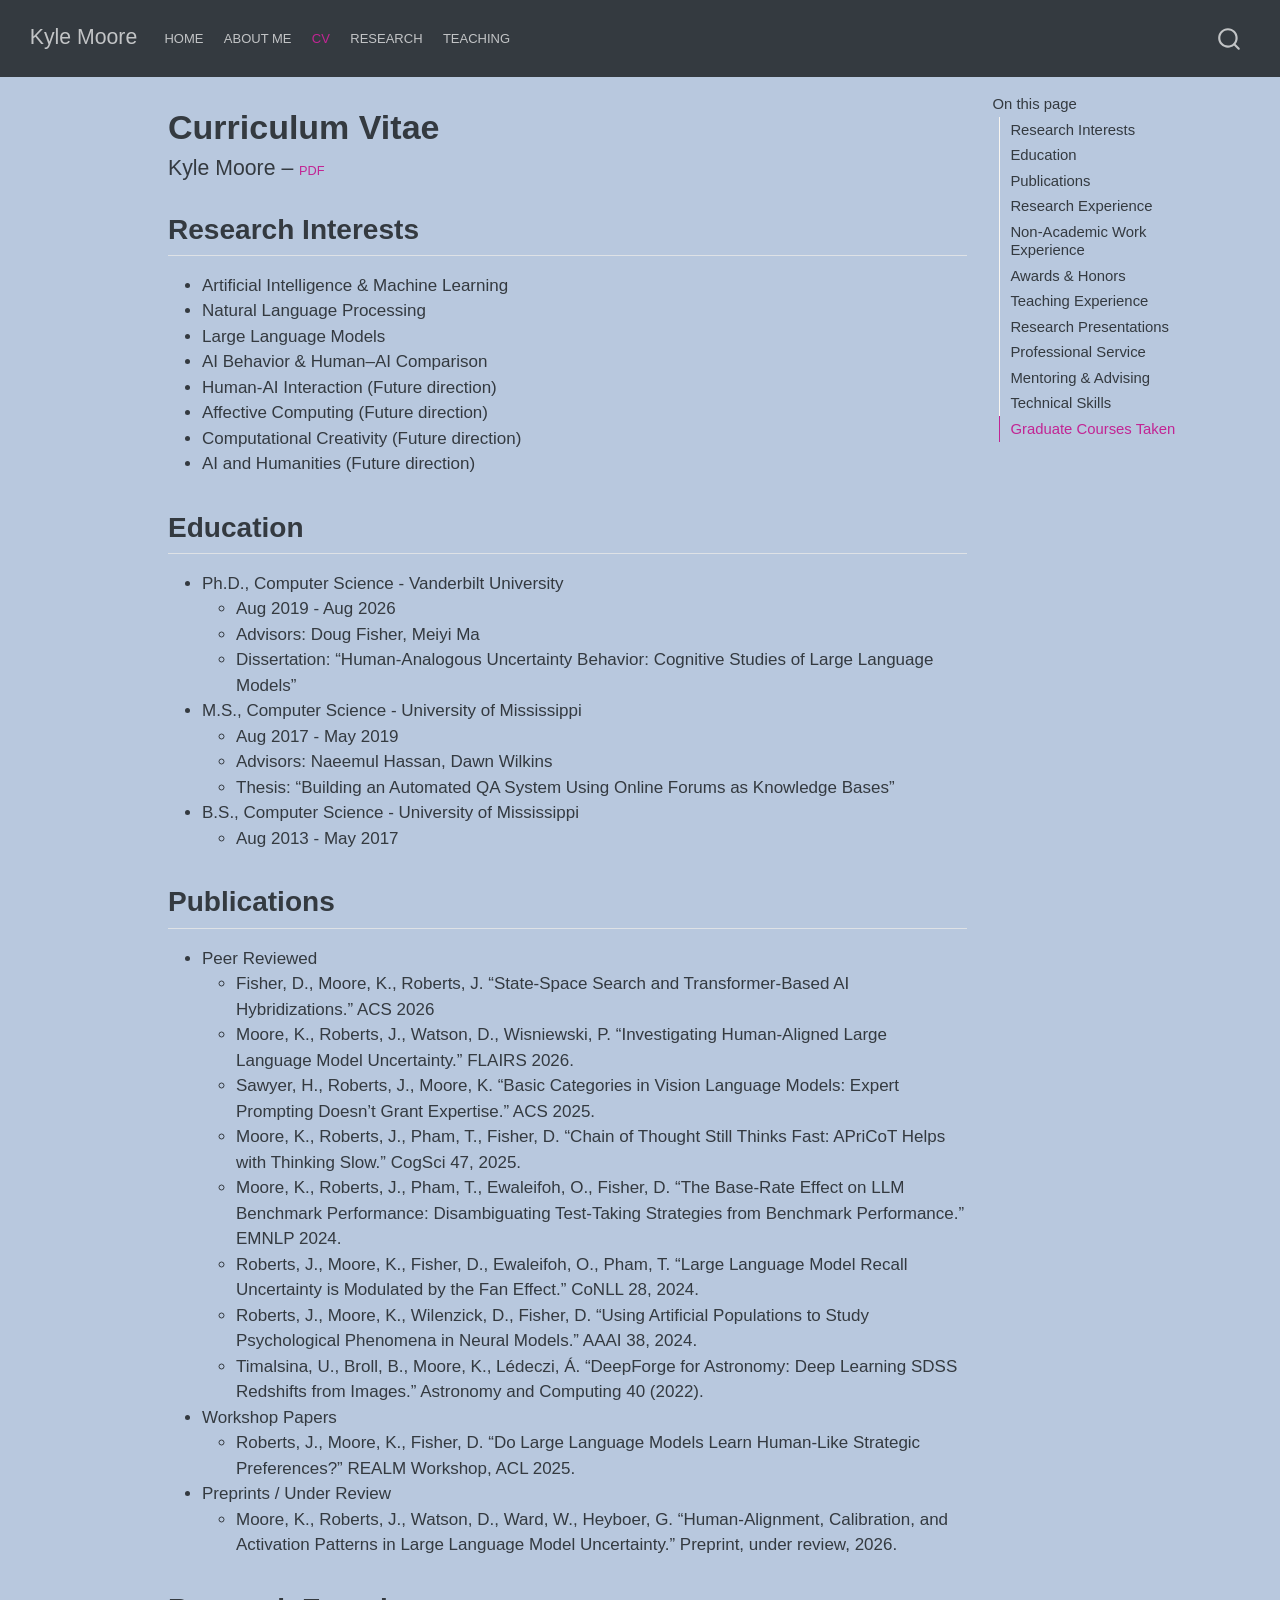
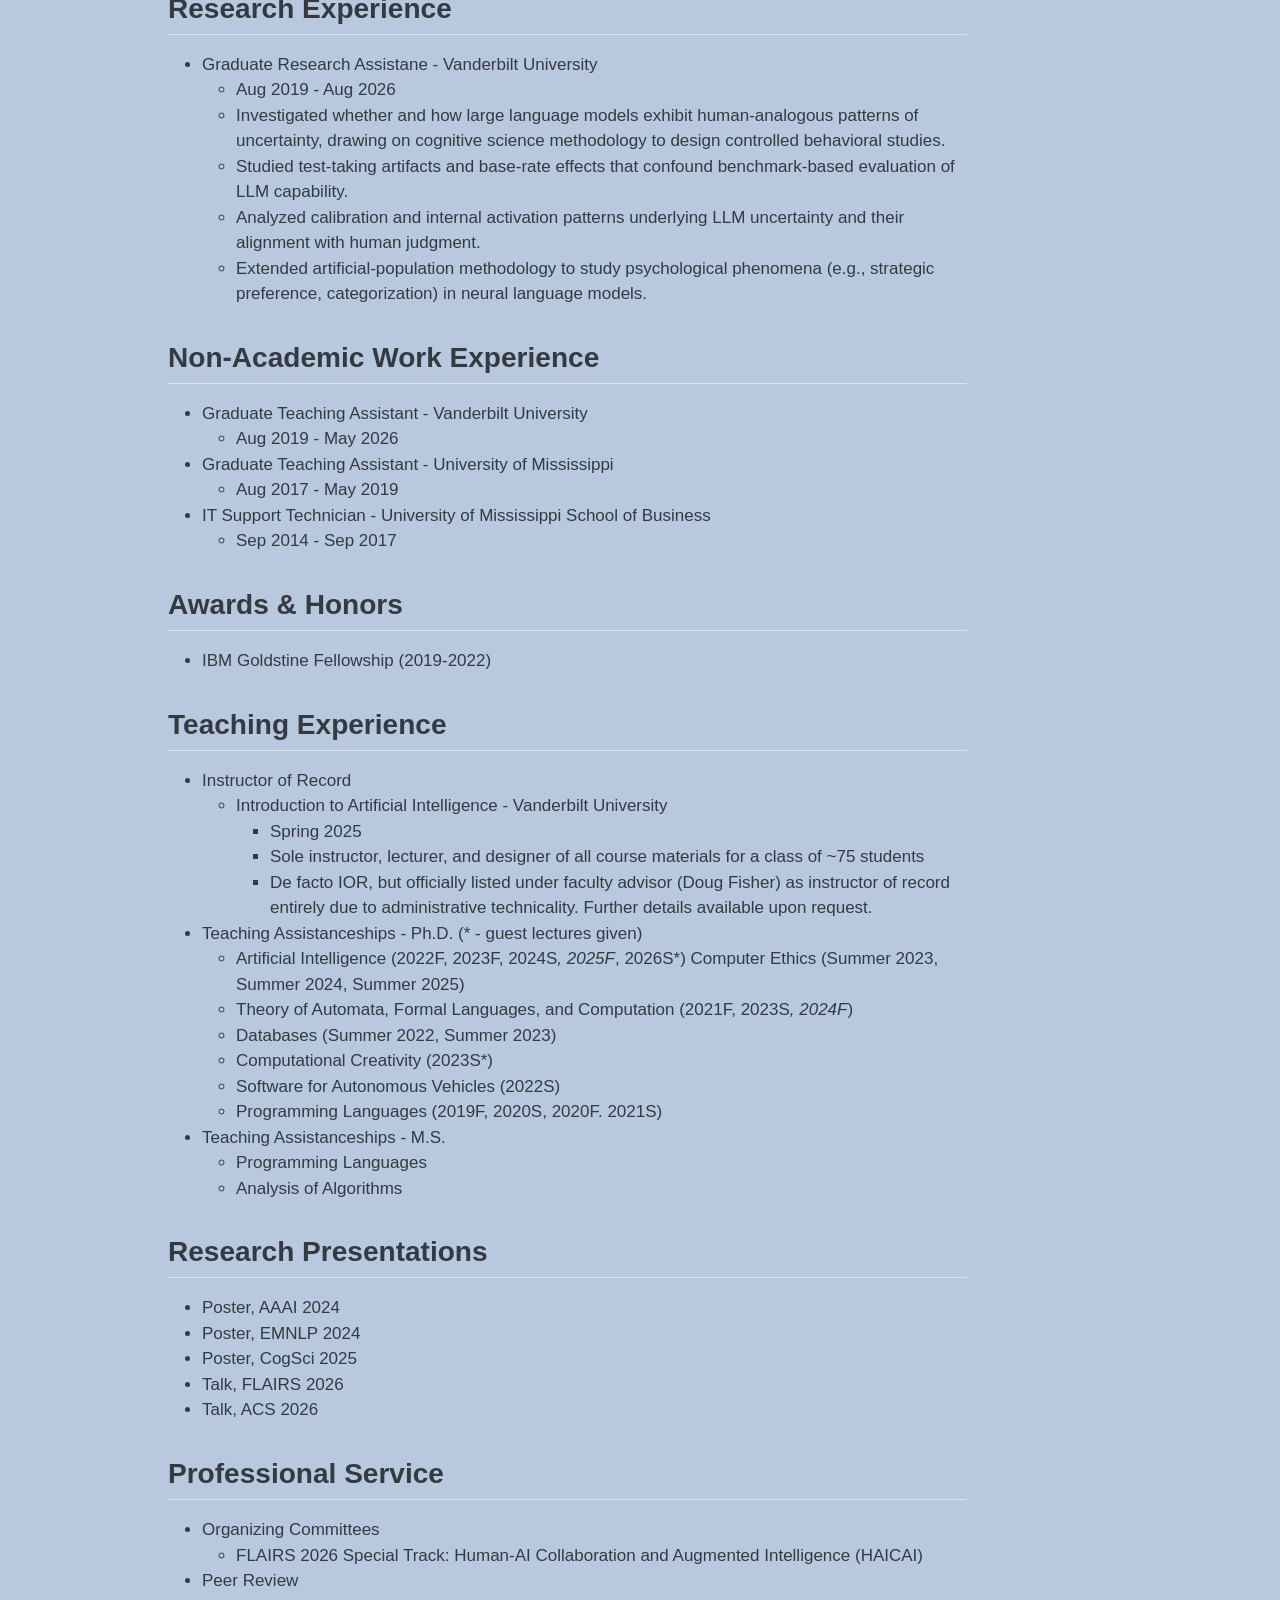
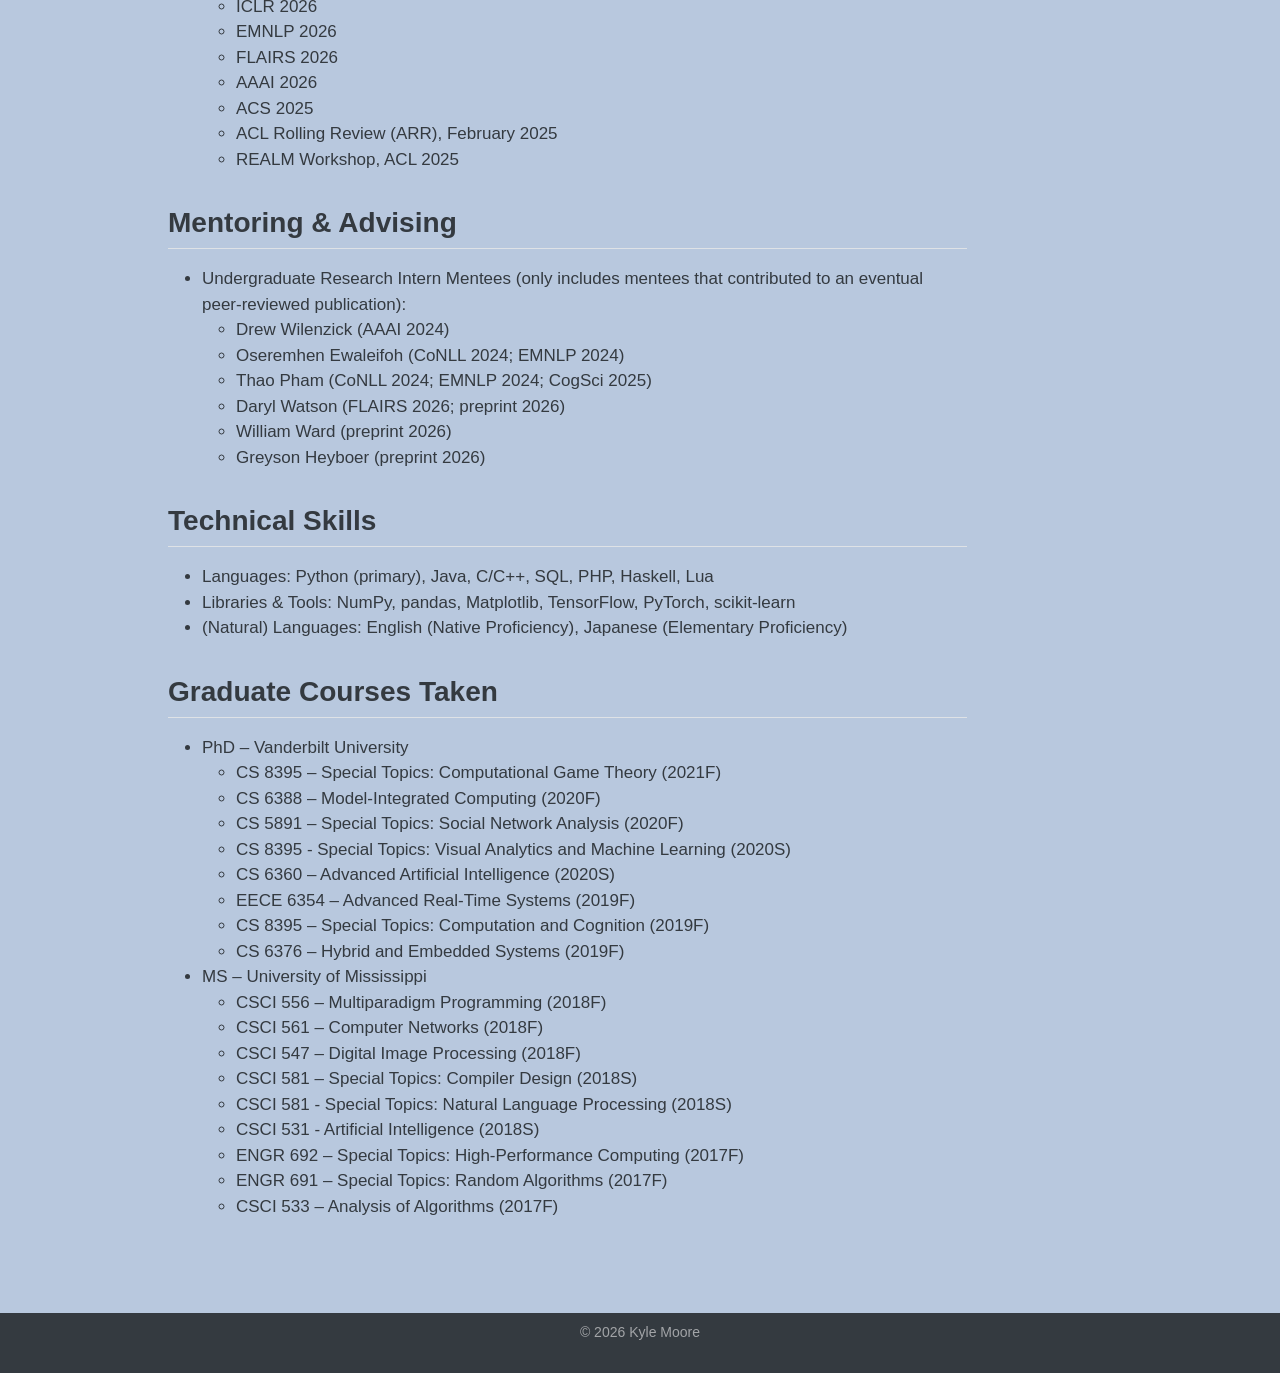
<file: cv.html>
<!DOCTYPE html>
<html xmlns="http://www.w3.org/1999/xhtml" lang="en" xml:lang="en"><head>

<meta charset="utf-8">
<meta name="generator" content="quarto-1.10.18">

<meta name="viewport" content="width=device-width, initial-scale=1.0, user-scalable=yes">


<title>Curriculum Vitae – Kyle Moore</title>
<style>
/* Default styles provided by pandoc.
** See https://pandoc.org/MANUAL.html#variables-for-html for config info.
*/
span.smallcaps{font-variant: small-caps;}
div.columns{display: flex; gap: 1.5em;}
div.column{flex: auto;}
@media screen {
div.columns{gap: min(4vw, 1.5em);}
div.column{overflow-x: auto;}
}
div.hanging-indent{margin-left: 1.5em; text-indent: -1.5em;}
ul.task-list{list-style: none;}
ul.task-list li input[type="checkbox"] {
  width: 0.8em;
  margin: 0 0.8em 0.2em -1em; /* quarto-specific, see https://github.com/quarto-dev/quarto-cli/issues/4556 */ 
  vertical-align: middle;
}
</style>


<script src="site_libs/quarto-nav/quarto-nav.js"></script>
<script src="site_libs/quarto-nav/headroom.min.js"></script>
<script src="site_libs/clipboard/clipboard.min.js"></script>
<script src="site_libs/quarto-search/autocomplete.umd.js"></script>
<script src="site_libs/quarto-search/fuse.min.js"></script>
<script src="site_libs/quarto-search/quarto-search.js"></script>
<meta name="quarto:offset" content="./">
<script src="site_libs/quarto-html/quarto.js" type="module"></script>
<script src="site_libs/quarto-html/tabsets/tabsets.js" type="module"></script>
<script src="site_libs/quarto-html/popper.min.js"></script>
<script src="site_libs/quarto-html/tippy.umd.min.js"></script>
<script src="site_libs/quarto-html/anchor.min.js"></script>
<link href="site_libs/quarto-html/tippy.css" rel="stylesheet">
<link href="site_libs/quarto-html/quarto-syntax-highlighting-64a204ab8560d761af7679ceaba22944.css" rel="stylesheet" id="quarto-text-highlighting-styles">
<script src="site_libs/bootstrap/bootstrap.min.js"></script>
<link href="site_libs/bootstrap/bootstrap-icons.css" rel="stylesheet">
<link href="site_libs/bootstrap/bootstrap-669d439899bbb5ccfe8eef21c973adb5.min.css" rel="stylesheet" append-hash="true" id="quarto-bootstrap" data-mode="light">
<script id="quarto-search-options" type="application/json">{
  "location": "navbar",
  "copy-button": false,
  "collapse-after": 3,
  "panel-placement": "end",
  "type": "overlay",
  "limit": 50,
  "keyboard-shortcut": [
    "f",
    "/",
    "s"
  ],
  "show-item-context": false,
  "language": {
    "search-no-results-text": "No results",
    "search-matching-documents-text": "matching documents",
    "search-copy-link-title": "Copy link to search",
    "search-hide-matches-text": "Hide additional matches",
    "search-more-match-text": "more match in this document",
    "search-more-matches-text": "more matches in this document",
    "search-clear-button-title": "Clear",
    "search-text-placeholder": "",
    "search-detached-cancel-button-title": "Cancel",
    "search-submit-button-title": "Submit",
    "search-label": "Search"
  }
}</script>


<link rel="stylesheet" href="styles.css">
</head>

<body class="nav-fixed quarto-light">

<div id="quarto-search-results"></div>
  <header id="quarto-header" class="headroom fixed-top">
    <nav class="navbar navbar-expand-lg " data-bs-theme="dark">
      <div class="navbar-container container-fluid">
      <div class="navbar-brand-container mx-auto">
    <a class="navbar-brand" href="./index.html">
    <span class="navbar-title">Kyle Moore</span>
    </a>
  </div>
            <div id="quarto-search" class="" title="Search"></div>
          <button class="navbar-toggler" type="button" data-bs-toggle="collapse" data-bs-target="#navbarCollapse" aria-controls="navbarCollapse" role="menu" aria-expanded="false" aria-label="Toggle navigation" onclick="if (window.quartoToggleHeadroom) { window.quartoToggleHeadroom(); }">
  <span class="navbar-toggler-icon"></span>
</button>
          <div class="collapse navbar-collapse" id="navbarCollapse">
            <ul class="navbar-nav navbar-nav-scroll me-auto">
  <li class="nav-item">
    <a class="nav-link" href="./index.html"> 
<span class="menu-text">Home</span></a>
  </li>  
  <li class="nav-item">
    <a class="nav-link" href="./about.html"> 
<span class="menu-text">About Me</span></a>
  </li>  
  <li class="nav-item">
    <a class="nav-link active" href="./cv.html" aria-current="page"> 
<span class="menu-text">CV</span></a>
  </li>  
  <li class="nav-item">
    <a class="nav-link" href="./publications.html"> 
<span class="menu-text">Research</span></a>
  </li>  
  <li class="nav-item">
    <a class="nav-link" href="./teaching.html"> 
<span class="menu-text">Teaching</span></a>
  </li>  
</ul>
          </div> <!-- /navcollapse -->
            <div class="quarto-navbar-tools">
</div>
      </div> <!-- /container-fluid -->
    </nav>
</header>
<!-- content -->
<div id="quarto-content" class="quarto-container page-columns page-rows-contents page-layout-article page-navbar">
<!-- sidebar -->
<!-- margin-sidebar -->
    <div id="quarto-margin-sidebar" class="sidebar margin-sidebar">
        <nav id="TOC" role="doc-toc" class="toc-active">
    <h2 id="toc-title">On this page</h2>
   
  <ul>
  <li><a href="#research-interests" id="toc-research-interests" class="nav-link active" data-scroll-target="#research-interests">Research Interests</a></li>
  <li><a href="#education" id="toc-education" class="nav-link" data-scroll-target="#education">Education</a></li>
  <li><a href="#publications" id="toc-publications" class="nav-link" data-scroll-target="#publications">Publications</a></li>
  <li><a href="#research-experience" id="toc-research-experience" class="nav-link" data-scroll-target="#research-experience">Research Experience</a></li>
  <li><a href="#non-academic-work-experience" id="toc-non-academic-work-experience" class="nav-link" data-scroll-target="#non-academic-work-experience">Non-Academic Work Experience</a></li>
  <li><a href="#awards-honors" id="toc-awards-honors" class="nav-link" data-scroll-target="#awards-honors">Awards &amp; Honors</a></li>
  <li><a href="#teaching-experience" id="toc-teaching-experience" class="nav-link" data-scroll-target="#teaching-experience">Teaching Experience</a></li>
  <li><a href="#research-presentations" id="toc-research-presentations" class="nav-link" data-scroll-target="#research-presentations">Research Presentations</a></li>
  <li><a href="#professional-service" id="toc-professional-service" class="nav-link" data-scroll-target="#professional-service">Professional Service</a></li>
  <li><a href="#mentoring-advising" id="toc-mentoring-advising" class="nav-link" data-scroll-target="#mentoring-advising">Mentoring &amp; Advising</a></li>
  <li><a href="#technical-skills" id="toc-technical-skills" class="nav-link" data-scroll-target="#technical-skills">Technical Skills</a></li>
  <li><a href="#graduate-courses-taken" id="toc-graduate-courses-taken" class="nav-link" data-scroll-target="#graduate-courses-taken">Graduate Courses Taken</a></li>
  </ul>
</nav>
    </div>
<!-- main -->
<main class="content" id="quarto-document-content">

<header id="title-block-header" class="quarto-title-block default">
<div class="quarto-title">
<h1 class="title">Curriculum Vitae</h1>
<p class="subtitle lead">Kyle Moore – <a href="files/Kyle_Moore_CV.pdf">PDF</a></p>
</div>



<div class="quarto-title-meta">

    
  
    
  </div>
  


</header>


<section id="research-interests" class="level2">
<h2 class="anchored" data-anchor-id="research-interests">Research Interests</h2>
<ul>
<li>Artificial Intelligence &amp; Machine Learning</li>
<li>Natural Language Processing</li>
<li>Large Language Models</li>
<li>AI Behavior &amp; Human–AI Comparison</li>
<li>Human-AI Interaction (Future direction)</li>
<li>Affective Computing (Future direction)</li>
<li>Computational Creativity (Future direction)</li>
<li>AI and Humanities (Future direction)</li>
</ul>
</section>
<section id="education" class="level2">
<h2 class="anchored" data-anchor-id="education">Education</h2>
<ul>
<li>Ph.D., Computer Science - Vanderbilt University
<ul>
<li>Aug 2019 - Aug 2026</li>
<li>Advisors: Doug Fisher, Meiyi Ma</li>
<li>Dissertation: “Human-Analogous Uncertainty Behavior: Cognitive Studies of Large Language Models”</li>
</ul></li>
<li>M.S., Computer Science - University of Mississippi
<ul>
<li>Aug 2017 - May 2019</li>
<li>Advisors: Naeemul Hassan, Dawn Wilkins</li>
<li>Thesis: “Building an Automated QA System Using Online Forums as Knowledge Bases”</li>
</ul></li>
<li>B.S., Computer Science - University of Mississippi
<ul>
<li>Aug 2013 - May 2017</li>
</ul></li>
</ul>
</section>
<section id="publications" class="level2">
<h2 class="anchored" data-anchor-id="publications">Publications</h2>
<ul>
<li>Peer Reviewed
<ul>
<li>Fisher, D., Moore, K., Roberts, J. “State-Space Search and Transformer-Based AI Hybridizations.” ACS 2026</li>
<li>Moore, K., Roberts, J., Watson, D., Wisniewski, P. “Investigating Human-Aligned Large Language Model Uncertainty.” FLAIRS 2026.</li>
<li>Sawyer, H., Roberts, J., Moore, K. “Basic Categories in Vision Language Models: Expert Prompting Doesn’t Grant Expertise.” ACS 2025.</li>
<li>Moore, K., Roberts, J., Pham, T., Fisher, D. “Chain of Thought Still Thinks Fast: APriCoT Helps with Thinking Slow.” CogSci 47, 2025.</li>
<li>Moore, K., Roberts, J., Pham, T., Ewaleifoh, O., Fisher, D. “The Base-Rate Effect on LLM Benchmark Performance: Disambiguating Test-Taking Strategies from Benchmark Performance.” EMNLP 2024.</li>
<li>Roberts, J., Moore, K., Fisher, D., Ewaleifoh, O., Pham, T. “Large Language Model Recall Uncertainty is Modulated by the Fan Effect.” CoNLL 28, 2024.</li>
<li>Roberts, J., Moore, K., Wilenzick, D., Fisher, D. “Using Artificial Populations to Study Psychological Phenomena in Neural Models.” AAAI 38, 2024.</li>
<li>Timalsina, U., Broll, B., Moore, K., Lédeczi, Á. “DeepForge for Astronomy: Deep Learning SDSS Redshifts from Images.” Astronomy and Computing 40 (2022).</li>
</ul></li>
<li>Workshop Papers
<ul>
<li>Roberts, J., Moore, K., Fisher, D. “Do Large Language Models Learn Human-Like Strategic Preferences?” REALM Workshop, ACL 2025.</li>
</ul></li>
<li>Preprints / Under Review
<ul>
<li>Moore, K., Roberts, J., Watson, D., Ward, W., Heyboer, G. “Human-Alignment, Calibration, and Activation Patterns in Large Language Model Uncertainty.” Preprint, under review, 2026.</li>
</ul></li>
</ul>
</section>
<section id="research-experience" class="level2">
<h2 class="anchored" data-anchor-id="research-experience">Research Experience</h2>
<ul>
<li>Graduate Research Assistane - Vanderbilt University
<ul>
<li>Aug 2019 - Aug 2026</li>
<li>Investigated whether and how large language models exhibit human-analogous patterns of uncertainty, drawing on cognitive science methodology to design controlled behavioral studies.</li>
<li>Studied test-taking artifacts and base-rate effects that confound benchmark-based evaluation of LLM capability.</li>
<li>Analyzed calibration and internal activation patterns underlying LLM uncertainty and their alignment with human judgment.</li>
<li>Extended artificial-population methodology to study psychological phenomena (e.g., strategic preference, categorization) in neural language models.</li>
</ul></li>
</ul>
</section>
<section id="non-academic-work-experience" class="level2">
<h2 class="anchored" data-anchor-id="non-academic-work-experience">Non-Academic Work Experience</h2>
<ul>
<li>Graduate Teaching Assistant - Vanderbilt University
<ul>
<li>Aug 2019 - May 2026</li>
</ul></li>
<li>Graduate Teaching Assistant - University of Mississippi
<ul>
<li>Aug 2017 - May 2019</li>
</ul></li>
<li>IT Support Technician - University of Mississippi School of Business
<ul>
<li>Sep 2014 - Sep 2017</li>
</ul></li>
</ul>
</section>
<section id="awards-honors" class="level2">
<h2 class="anchored" data-anchor-id="awards-honors">Awards &amp; Honors</h2>
<ul>
<li>IBM Goldstine Fellowship (2019-2022)</li>
</ul>
</section>
<section id="teaching-experience" class="level2">
<h2 class="anchored" data-anchor-id="teaching-experience">Teaching Experience</h2>
<ul>
<li>Instructor of Record
<ul>
<li>Introduction to Artificial Intelligence - Vanderbilt University
<ul>
<li>Spring 2025</li>
<li>Sole instructor, lecturer, and designer of all course materials for a class of ~75 students</li>
<li>De facto IOR, but officially listed under faculty advisor (Doug Fisher) as instructor of record entirely due to administrative technicality. Further details available upon request.</li>
</ul></li>
</ul></li>
<li>Teaching Assistanceships - Ph.D.&nbsp;(* - guest lectures given)
<ul>
<li>Artificial Intelligence (2022F, 2023F, 2024S<em>, 2025F</em>, 2026S*) Computer Ethics (Summer 2023, Summer 2024, Summer 2025)</li>
<li>Theory of Automata, Formal Languages, and Computation (2021F, 2023S<em>, 2024F</em>)</li>
<li>Databases (Summer 2022, Summer 2023)</li>
<li>Computational Creativity (2023S*)</li>
<li>Software for Autonomous Vehicles (2022S)</li>
<li>Programming Languages (2019F, 2020S, 2020F. 2021S)</li>
</ul></li>
<li>Teaching Assistanceships - M.S.
<ul>
<li>Programming Languages</li>
<li>Analysis of Algorithms</li>
</ul></li>
</ul>
</section>
<section id="research-presentations" class="level2">
<h2 class="anchored" data-anchor-id="research-presentations">Research Presentations</h2>
<ul>
<li>Poster, AAAI 2024</li>
<li>Poster, EMNLP 2024</li>
<li>Poster, CogSci 2025</li>
<li>Talk, FLAIRS 2026</li>
<li>Talk, ACS 2026</li>
</ul>
</section>
<section id="professional-service" class="level2">
<h2 class="anchored" data-anchor-id="professional-service">Professional Service</h2>
<ul>
<li>Organizing Committees
<ul>
<li>FLAIRS 2026 Special Track: Human-AI Collaboration and Augmented Intelligence (HAICAI)</li>
</ul></li>
<li>Peer Review
<ul>
<li>ICLR 2026</li>
<li>EMNLP 2026</li>
<li>FLAIRS 2026</li>
<li>AAAI 2026</li>
<li>ACS 2025</li>
<li>ACL Rolling Review (ARR), February 2025</li>
<li>REALM Workshop, ACL 2025</li>
</ul></li>
</ul>
</section>
<section id="mentoring-advising" class="level2">
<h2 class="anchored" data-anchor-id="mentoring-advising">Mentoring &amp; Advising</h2>
<ul>
<li>Undergraduate Research Intern Mentees (only includes mentees that contributed to an eventual peer-reviewed publication):
<ul>
<li>Drew Wilenzick (AAAI 2024)</li>
<li>Oseremhen Ewaleifoh (CoNLL 2024; EMNLP 2024)</li>
<li>Thao Pham (CoNLL 2024; EMNLP 2024; CogSci 2025)</li>
<li>Daryl Watson (FLAIRS 2026; preprint 2026)</li>
<li>William Ward (preprint 2026)</li>
<li>Greyson Heyboer (preprint 2026)</li>
</ul></li>
</ul>
</section>
<section id="technical-skills" class="level2">
<h2 class="anchored" data-anchor-id="technical-skills">Technical Skills</h2>
<ul>
<li>Languages: Python (primary), Java, C/C++, SQL, PHP, Haskell, Lua</li>
<li>Libraries &amp; Tools: NumPy, pandas, Matplotlib, TensorFlow, PyTorch, scikit-learn</li>
<li>(Natural) Languages: English (Native Proficiency), Japanese (Elementary Proficiency)</li>
</ul>
</section>
<section id="graduate-courses-taken" class="level2">
<h2 class="anchored" data-anchor-id="graduate-courses-taken">Graduate Courses Taken</h2>
<ul>
<li>PhD – Vanderbilt University
<ul>
<li>CS 8395 – Special Topics: Computational Game Theory (2021F)</li>
<li>CS 6388 – Model-Integrated Computing (2020F)</li>
<li>CS 5891 – Special Topics: Social Network Analysis (2020F)</li>
<li>CS 8395 - Special Topics: Visual Analytics and Machine Learning (2020S)</li>
<li>CS 6360 – Advanced Artificial Intelligence (2020S)</li>
<li>EECE 6354 – Advanced Real-Time Systems (2019F)</li>
<li>CS 8395 – Special Topics: Computation and Cognition (2019F)</li>
<li>CS 6376 – Hybrid and Embedded Systems (2019F)</li>
</ul></li>
<li>MS – University of Mississippi
<ul>
<li>CSCI 556 – Multiparadigm Programming (2018F)</li>
<li>CSCI 561 – Computer Networks (2018F)</li>
<li>CSCI 547 – Digital Image Processing (2018F)</li>
<li>CSCI 581 – Special Topics: Compiler Design (2018S)</li>
<li>CSCI 581 - Special Topics: Natural Language Processing (2018S)</li>
<li>CSCI 531 - Artificial Intelligence (2018S)</li>
<li>ENGR 692 – Special Topics: High-Performance Computing (2017F)</li>
<li>ENGR 691 – Special Topics: Random Algorithms (2017F)</li>
<li>CSCI 533 – Analysis of Algorithms (2017F)</li>
</ul></li>
</ul>


</section>

</main> <!-- /main -->
<script id="quarto-html-after-body" type="application/javascript">
  window.document.addEventListener("DOMContentLoaded", function (event) {
    const icon = "";
    const anchorJS = new window.AnchorJS();
    anchorJS.options = {
      placement: 'right',
      icon: icon
    };
    anchorJS.add('.anchored');
    const isCodeAnnotation = (el) => {
      for (const clz of el.classList) {
        if (clz.startsWith('code-annotation-')) {                     
          return true;
        }
      }
      return false;
    }
    const onCopySuccess = function(e) {
      // button target
      const button = e.trigger;
      // don't keep focus
      button.blur();
      // flash "checked"
      button.classList.add('code-copy-button-checked');
      var currentTitle = button.getAttribute("title");
      button.setAttribute("title", "Copied!");
      let tooltip;
      if (window.bootstrap) {
        button.setAttribute("data-bs-toggle", "tooltip");
        button.setAttribute("data-bs-placement", "left");
        button.setAttribute("data-bs-title", "Copied!");
        tooltip = new bootstrap.Tooltip(button, 
          { trigger: "manual", 
            customClass: "code-copy-button-tooltip",
            offset: [0, -8]});
        tooltip.show();    
      }
      setTimeout(function() {
        if (tooltip) {
          tooltip.hide();
          button.removeAttribute("data-bs-title");
          button.removeAttribute("data-bs-toggle");
          button.removeAttribute("data-bs-placement");
        }
        button.setAttribute("title", currentTitle);
        button.classList.remove('code-copy-button-checked');
      }, 1000);
      // clear code selection
      e.clearSelection();
    }
    const getTextToCopy = function(trigger) {
      const outerScaffold = trigger.parentElement.cloneNode(true);
      const codeEl = outerScaffold.querySelector('code');
      for (const childEl of codeEl.children) {
        if (isCodeAnnotation(childEl)) {
          childEl.remove();
        }
      }
      return codeEl.innerText;
    }
    const clipboard = new window.ClipboardJS('.code-copy-button:not([data-in-quarto-modal])', {
      text: getTextToCopy
    });
    clipboard.on('success', onCopySuccess);
    if (window.document.getElementById('quarto-embedded-source-code-modal')) {
      const clipboardModal = new window.ClipboardJS('.code-copy-button[data-in-quarto-modal]', {
        text: getTextToCopy,
        container: window.document.getElementById('quarto-embedded-source-code-modal')
      });
      clipboardModal.on('success', onCopySuccess);
    }
      var localhostRegex = new RegExp(/^(?:http|https):\/\/localhost\:?[0-9]*\//);
      var mailtoRegex = new RegExp(/^mailto:/);
        var filterRegex = new RegExp("https:\/\/kyleamoore\.github\.io");
      var isInternal = (href) => {
          return filterRegex.test(href) || localhostRegex.test(href) || mailtoRegex.test(href);
      }
      // Inspect non-navigation links and adorn them if external
     var links = window.document.querySelectorAll('a[href]:not(.nav-link):not(.navbar-brand):not(.toc-action):not(.sidebar-link):not(.sidebar-item-toggle):not(.pagination-link):not(.no-external):not([aria-hidden]):not(.dropdown-item):not(.quarto-navigation-tool):not(.about-link)');
      for (var i=0; i<links.length; i++) {
        const link = links[i];
        if (!isInternal(link.href)) {
          // undo the damage that might have been done by quarto-nav.js in the case of
          // links that we want to consider external
          if (link.dataset.originalHref !== undefined) {
            link.href = link.dataset.originalHref;
          }
        }
      }
    function tippyHover(el, contentFn, onTriggerFn, onUntriggerFn) {
      const config = {
        allowHTML: true,
        maxWidth: 500,
        delay: 100,
        arrow: false,
        appendTo: function(el) {
            return el.parentElement;
        },
        interactive: true,
        interactiveBorder: 10,
        theme: 'quarto',
        placement: 'bottom-start',
      };
      if (contentFn) {
        config.content = contentFn;
      }
      if (onTriggerFn) {
        config.onTrigger = onTriggerFn;
      }
      if (onUntriggerFn) {
        config.onUntrigger = onUntriggerFn;
      }
      window.tippy(el, config); 
    }
    const noterefs = window.document.querySelectorAll('a[role="doc-noteref"]');
    for (var i=0; i<noterefs.length; i++) {
      const ref = noterefs[i];
      tippyHover(ref, function() {
        // use id or data attribute instead here
        let href = ref.getAttribute('data-footnote-href') || ref.getAttribute('href');
        try { href = new URL(href).hash; } catch {}
        const id = href.replace(/^#\/?/, "");
        const note = window.document.getElementById(id);
        if (note) {
          return note.innerHTML;
        } else {
          return "";
        }
      });
    }
    const xrefs = window.document.querySelectorAll('a.quarto-xref');
    const processXRef = (id, note) => {
      // Strip column container classes
      const stripColumnClz = (el) => {
        el.classList.remove("page-full", "page-columns");
        if (el.children) {
          for (const child of el.children) {
            stripColumnClz(child);
          }
        }
      }
      stripColumnClz(note)
      if (id === null || id.startsWith('sec-')) {
        // Special case sections, only their first couple elements
        const container = document.createElement("div");
        if (note.children && note.children.length > 2) {
          container.appendChild(note.children[0].cloneNode(true));
          for (let i = 1; i < note.children.length; i++) {
            const child = note.children[i];
            if (child.tagName === "P" && child.innerText === "") {
              continue;
            } else {
              container.appendChild(child.cloneNode(true));
              break;
            }
          }
          if (window.Quarto?.typesetMath) {
            window.Quarto.typesetMath(container);
          }
          return container.innerHTML
        } else {
          if (window.Quarto?.typesetMath) {
            window.Quarto.typesetMath(note);
          }
          return note.innerHTML;
        }
      } else {
        // Remove any anchor links if they are present
        const anchorLink = note.querySelector('a.anchorjs-link');
        if (anchorLink) {
          anchorLink.remove();
        }
        if (window.Quarto?.typesetMath) {
          window.Quarto.typesetMath(note);
        }
        if (note.classList.contains("callout")) {
          return note.outerHTML;
        } else {
          return note.innerHTML;
        }
      }
    }
    for (var i=0; i<xrefs.length; i++) {
      const xref = xrefs[i];
      tippyHover(xref, undefined, function(instance) {
        instance.disable();
        let url = xref.getAttribute('href');
        let hash = undefined; 
        if (url.startsWith('#')) {
          hash = url;
        } else {
          try { hash = new URL(url).hash; } catch {}
        }
        if (hash) {
          const id = hash.replace(/^#\/?/, "");
          const note = window.document.getElementById(id);
          if (note !== null) {
            try {
              const html = processXRef(id, note.cloneNode(true));
              instance.setContent(html);
            } finally {
              instance.enable();
              instance.show();
            }
          } else {
            // See if we can fetch this
            fetch(url.split('#')[0])
            .then(res => res.text())
            .then(html => {
              const parser = new DOMParser();
              const htmlDoc = parser.parseFromString(html, "text/html");
              const note = htmlDoc.getElementById(id);
              if (note !== null) {
                const html = processXRef(id, note);
                instance.setContent(html);
              } 
            }).finally(() => {
              instance.enable();
              instance.show();
            });
          }
        } else {
          // See if we can fetch a full url (with no hash to target)
          // This is a special case and we should probably do some content thinning / targeting
          fetch(url)
          .then(res => res.text())
          .then(html => {
            const parser = new DOMParser();
            const htmlDoc = parser.parseFromString(html, "text/html");
            const note = htmlDoc.querySelector('main.content');
            if (note !== null) {
              // This should only happen for chapter cross references
              // (since there is no id in the URL)
              // remove the first header
              if (note.children.length > 0 && note.children[0].tagName === "HEADER") {
                note.children[0].remove();
              }
              const html = processXRef(null, note);
              instance.setContent(html);
            } 
          }).finally(() => {
            instance.enable();
            instance.show();
          });
        }
      }, function(instance) {
      });
    }
        let selectedAnnoteEl;
        const selectorForAnnotation = ( cell, annotation) => {
          let cellAttr = 'data-code-cell="' + cell + '"';
          let lineAttr = 'data-code-annotation="' +  annotation + '"';
          const selector = 'span[' + cellAttr + '][' + lineAttr + ']';
          return selector;
        }
        const selectCodeLines = (annoteEl) => {
          const doc = window.document;
          const targetCell = annoteEl.getAttribute("data-target-cell");
          const targetAnnotation = annoteEl.getAttribute("data-target-annotation");
          const annoteSpan = window.document.querySelector(selectorForAnnotation(targetCell, targetAnnotation));
          const lines = annoteSpan.getAttribute("data-code-lines").split(",");
          const lineIds = lines.map((line) => {
            return targetCell + "-" + line;
          })
          let top = null;
          let height = null;
          let parent = null;
          if (lineIds.length > 0) {
              //compute the position of the single el (top and bottom and make a div)
              const el = window.document.getElementById(lineIds[0]);
              top = el.offsetTop;
              height = el.offsetHeight;
              parent = el.parentElement.parentElement;
            if (lineIds.length > 1) {
              const lastEl = window.document.getElementById(lineIds[lineIds.length - 1]);
              const bottom = lastEl.offsetTop + lastEl.offsetHeight;
              height = bottom - top;
            }
            if (top !== null && height !== null && parent !== null) {
              // cook up a div (if necessary) and position it 
              let div = window.document.getElementById("code-annotation-line-highlight");
              if (div === null) {
                div = window.document.createElement("div");
                div.setAttribute("id", "code-annotation-line-highlight");
                div.style.position = 'absolute';
                parent.appendChild(div);
              }
              div.style.top = top - 2 + "px";
              div.style.height = height + 4 + "px";
              div.style.left = 0;
              let gutterDiv = window.document.getElementById("code-annotation-line-highlight-gutter");
              if (gutterDiv === null) {
                gutterDiv = window.document.createElement("div");
                gutterDiv.setAttribute("id", "code-annotation-line-highlight-gutter");
                gutterDiv.style.position = 'absolute';
                const codeCell = window.document.getElementById(targetCell);
                const gutter = codeCell.querySelector('.code-annotation-gutter');
                gutter.appendChild(gutterDiv);
              }
              gutterDiv.style.top = top - 2 + "px";
              gutterDiv.style.height = height + 4 + "px";
            }
            selectedAnnoteEl = annoteEl;
          }
        };
        const unselectCodeLines = () => {
          const elementsIds = ["code-annotation-line-highlight", "code-annotation-line-highlight-gutter"];
          elementsIds.forEach((elId) => {
            const div = window.document.getElementById(elId);
            if (div) {
              div.remove();
            }
          });
          selectedAnnoteEl = undefined;
        };
          // Handle positioning of the toggle
      window.addEventListener(
        "resize",
        throttle(() => {
          elRect = undefined;
          if (selectedAnnoteEl) {
            selectCodeLines(selectedAnnoteEl);
          }
        }, 10)
      );
      function throttle(fn, ms) {
      let throttle = false;
      let timer;
        return (...args) => {
          if(!throttle) { // first call gets through
              fn.apply(this, args);
              throttle = true;
          } else { // all the others get throttled
              if(timer) clearTimeout(timer); // cancel #2
              timer = setTimeout(() => {
                fn.apply(this, args);
                timer = throttle = false;
              }, ms);
          }
        };
      }
        // Attach click handler to the DT
        const annoteDls = window.document.querySelectorAll('dt[data-target-cell]');
        for (const annoteDlNode of annoteDls) {
          annoteDlNode.addEventListener('click', (event) => {
            const clickedEl = event.target;
            if (clickedEl !== selectedAnnoteEl) {
              unselectCodeLines();
              const activeEl = window.document.querySelector('dt[data-target-cell].code-annotation-active');
              if (activeEl) {
                activeEl.classList.remove('code-annotation-active');
              }
              selectCodeLines(clickedEl);
              clickedEl.classList.add('code-annotation-active');
            } else {
              // Unselect the line
              unselectCodeLines();
              clickedEl.classList.remove('code-annotation-active');
            }
          });
        }
    const findCites = (el) => {
      const parentEl = el.parentElement;
      if (parentEl) {
        const cites = parentEl.dataset.cites;
        if (cites) {
          return {
            el,
            cites: cites.split(' ')
          };
        } else {
          return findCites(el.parentElement)
        }
      } else {
        return undefined;
      }
    };
    var bibliorefs = window.document.querySelectorAll('a[role="doc-biblioref"]');
    for (var i=0; i<bibliorefs.length; i++) {
      const ref = bibliorefs[i];
      const citeInfo = findCites(ref);
      if (citeInfo) {
        tippyHover(citeInfo.el, function() {
          var popup = window.document.createElement('div');
          citeInfo.cites.forEach(function(cite) {
            var citeDiv = window.document.createElement('div');
            citeDiv.classList.add('hanging-indent');
            citeDiv.classList.add('csl-entry');
            var biblioDiv = window.document.getElementById('ref-' + cite);
            if (biblioDiv) {
              citeDiv.innerHTML = biblioDiv.innerHTML;
            }
            popup.appendChild(citeDiv);
          });
          return popup.innerHTML;
        });
      }
    }
  });
  </script>
</div> <!-- /content -->
<footer class="footer">
  <div class="nav-footer">
    <div class="nav-footer-left">
      &nbsp;
    </div>   
    <div class="nav-footer-center">
<p>© 2026 Kyle Moore</p>
</div>
    <div class="nav-footer-right">
      &nbsp;
    </div>
  </div>
</footer>




</body></html>
</file>
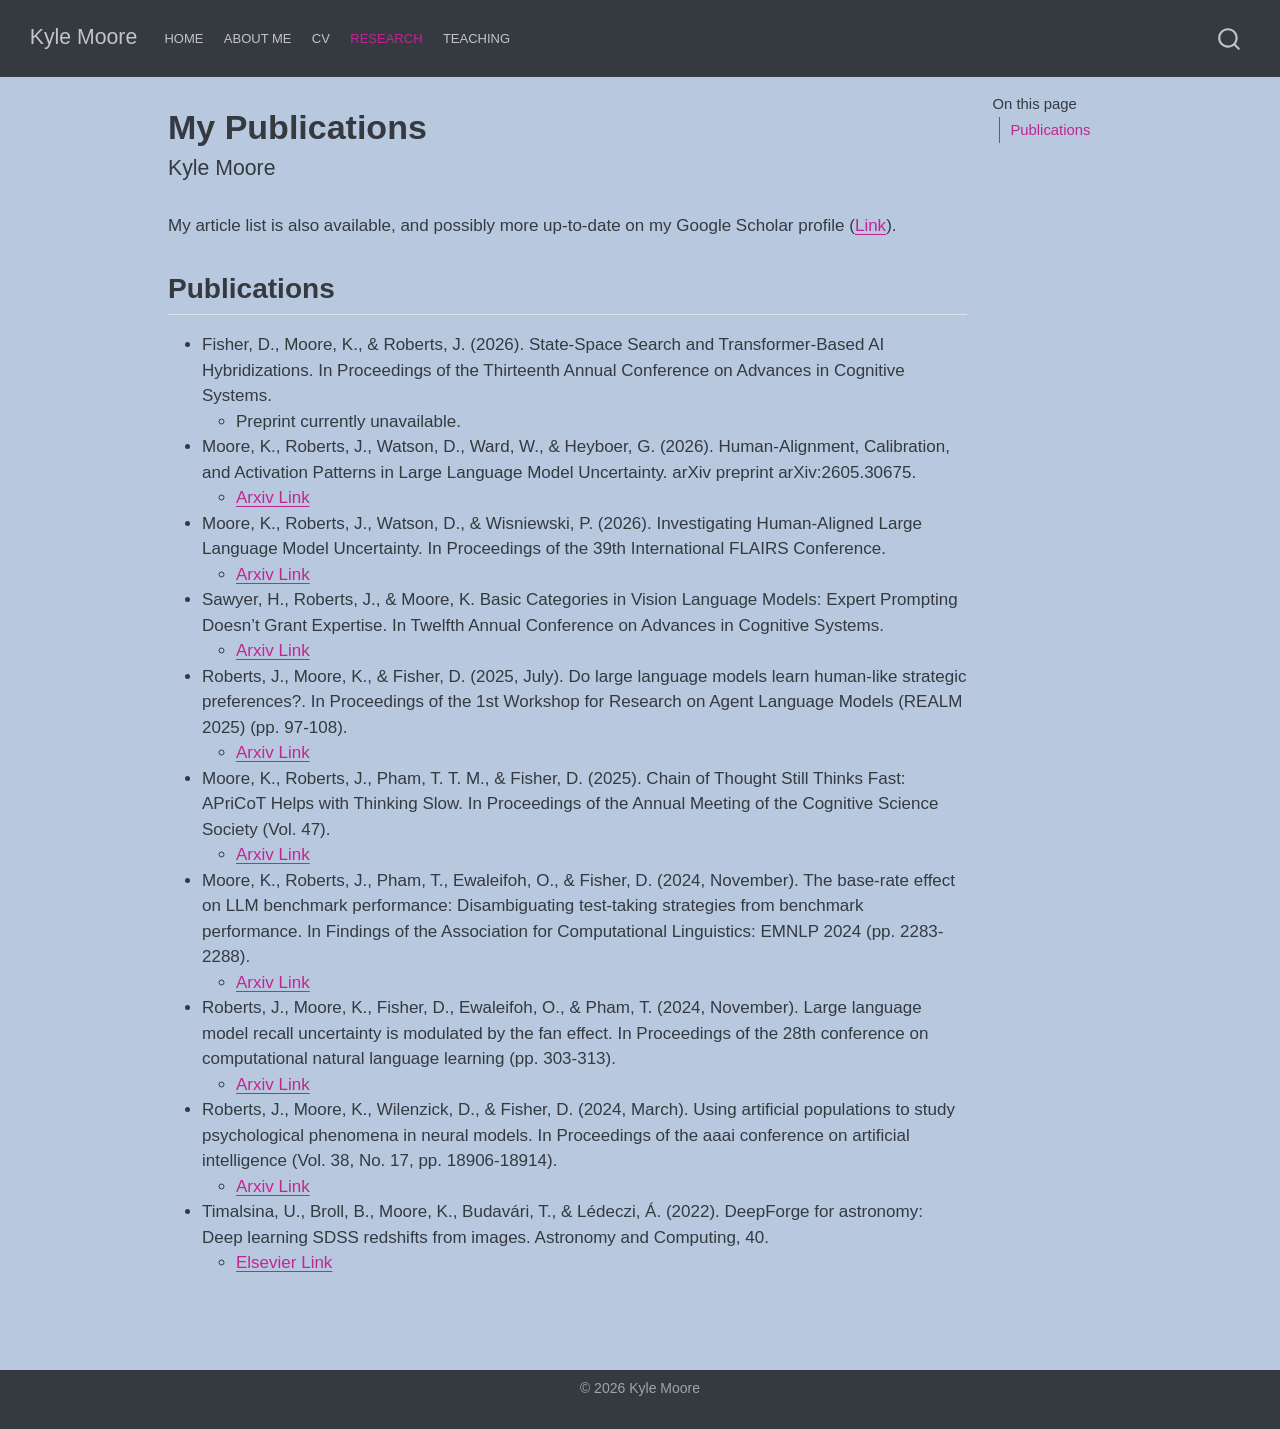
<file: publications.html>
<!DOCTYPE html>
<html xmlns="http://www.w3.org/1999/xhtml" lang="en" xml:lang="en"><head>

<meta charset="utf-8">
<meta name="generator" content="quarto-1.10.18">

<meta name="viewport" content="width=device-width, initial-scale=1.0, user-scalable=yes">


<title>My Publications – Kyle Moore</title>
<style>
/* Default styles provided by pandoc.
** See https://pandoc.org/MANUAL.html#variables-for-html for config info.
*/
span.smallcaps{font-variant: small-caps;}
div.columns{display: flex; gap: 1.5em;}
div.column{flex: auto;}
@media screen {
div.columns{gap: min(4vw, 1.5em);}
div.column{overflow-x: auto;}
}
div.hanging-indent{margin-left: 1.5em; text-indent: -1.5em;}
ul.task-list{list-style: none;}
ul.task-list li input[type="checkbox"] {
  width: 0.8em;
  margin: 0 0.8em 0.2em -1em; /* quarto-specific, see https://github.com/quarto-dev/quarto-cli/issues/4556 */ 
  vertical-align: middle;
}
</style>


<script src="site_libs/quarto-nav/quarto-nav.js"></script>
<script src="site_libs/quarto-nav/headroom.min.js"></script>
<script src="site_libs/clipboard/clipboard.min.js"></script>
<script src="site_libs/quarto-search/autocomplete.umd.js"></script>
<script src="site_libs/quarto-search/fuse.min.js"></script>
<script src="site_libs/quarto-search/quarto-search.js"></script>
<meta name="quarto:offset" content="./">
<script src="site_libs/quarto-html/quarto.js" type="module"></script>
<script src="site_libs/quarto-html/tabsets/tabsets.js" type="module"></script>
<script src="site_libs/quarto-html/popper.min.js"></script>
<script src="site_libs/quarto-html/tippy.umd.min.js"></script>
<script src="site_libs/quarto-html/anchor.min.js"></script>
<link href="site_libs/quarto-html/tippy.css" rel="stylesheet">
<link href="site_libs/quarto-html/quarto-syntax-highlighting-64a204ab8560d761af7679ceaba22944.css" rel="stylesheet" id="quarto-text-highlighting-styles">
<script src="site_libs/bootstrap/bootstrap.min.js"></script>
<link href="site_libs/bootstrap/bootstrap-icons.css" rel="stylesheet">
<link href="site_libs/bootstrap/bootstrap-669d439899bbb5ccfe8eef21c973adb5.min.css" rel="stylesheet" append-hash="true" id="quarto-bootstrap" data-mode="light">
<script id="quarto-search-options" type="application/json">{
  "location": "navbar",
  "copy-button": false,
  "collapse-after": 3,
  "panel-placement": "end",
  "type": "overlay",
  "limit": 50,
  "keyboard-shortcut": [
    "f",
    "/",
    "s"
  ],
  "show-item-context": false,
  "language": {
    "search-no-results-text": "No results",
    "search-matching-documents-text": "matching documents",
    "search-copy-link-title": "Copy link to search",
    "search-hide-matches-text": "Hide additional matches",
    "search-more-match-text": "more match in this document",
    "search-more-matches-text": "more matches in this document",
    "search-clear-button-title": "Clear",
    "search-text-placeholder": "",
    "search-detached-cancel-button-title": "Cancel",
    "search-submit-button-title": "Submit",
    "search-label": "Search"
  }
}</script>


<link rel="stylesheet" href="styles.css">
</head>

<body class="nav-fixed quarto-light">

<div id="quarto-search-results"></div>
  <header id="quarto-header" class="headroom fixed-top">
    <nav class="navbar navbar-expand-lg " data-bs-theme="dark">
      <div class="navbar-container container-fluid">
      <div class="navbar-brand-container mx-auto">
    <a class="navbar-brand" href="./index.html">
    <span class="navbar-title">Kyle Moore</span>
    </a>
  </div>
            <div id="quarto-search" class="" title="Search"></div>
          <button class="navbar-toggler" type="button" data-bs-toggle="collapse" data-bs-target="#navbarCollapse" aria-controls="navbarCollapse" role="menu" aria-expanded="false" aria-label="Toggle navigation" onclick="if (window.quartoToggleHeadroom) { window.quartoToggleHeadroom(); }">
  <span class="navbar-toggler-icon"></span>
</button>
          <div class="collapse navbar-collapse" id="navbarCollapse">
            <ul class="navbar-nav navbar-nav-scroll me-auto">
  <li class="nav-item">
    <a class="nav-link" href="./index.html"> 
<span class="menu-text">Home</span></a>
  </li>  
  <li class="nav-item">
    <a class="nav-link" href="./about.html"> 
<span class="menu-text">About Me</span></a>
  </li>  
  <li class="nav-item">
    <a class="nav-link" href="./cv.html"> 
<span class="menu-text">CV</span></a>
  </li>  
  <li class="nav-item">
    <a class="nav-link active" href="./publications.html" aria-current="page"> 
<span class="menu-text">Research</span></a>
  </li>  
  <li class="nav-item">
    <a class="nav-link" href="./teaching.html"> 
<span class="menu-text">Teaching</span></a>
  </li>  
</ul>
          </div> <!-- /navcollapse -->
            <div class="quarto-navbar-tools">
</div>
      </div> <!-- /container-fluid -->
    </nav>
</header>
<!-- content -->
<div id="quarto-content" class="quarto-container page-columns page-rows-contents page-layout-article page-navbar">
<!-- sidebar -->
<!-- margin-sidebar -->
    <div id="quarto-margin-sidebar" class="sidebar margin-sidebar">
        <nav id="TOC" role="doc-toc" class="toc-active">
    <h2 id="toc-title">On this page</h2>
   
  <ul>
  <li><a href="#publications" id="toc-publications" class="nav-link active" data-scroll-target="#publications">Publications</a></li>
  </ul>
</nav>
    </div>
<!-- main -->
<main class="content" id="quarto-document-content">

<header id="title-block-header" class="quarto-title-block default">
<div class="quarto-title">
<h1 class="title">My Publications</h1>
<p class="subtitle lead">Kyle Moore</p>
</div>



<div class="quarto-title-meta">

    
  
    
  </div>
  


</header>


<p>My article list is also available, and possibly more up-to-date on my Google Scholar profile (<a href="https://scholar.google.com/citations?user=tZR8vMoAAAAJ">Link</a>).</p>
<section id="publications" class="level2">
<h2 class="anchored" data-anchor-id="publications">Publications</h2>
<ul>
<li>Fisher, D., Moore, K., &amp; Roberts, J. (2026). State-Space Search and Transformer-Based AI Hybridizations. In Proceedings of the Thirteenth Annual Conference on Advances in Cognitive Systems.
<ul>
<li>Preprint currently unavailable.</li>
</ul></li>
<li>Moore, K., Roberts, J., Watson, D., Ward, W., &amp; Heyboer, G. (2026). Human-Alignment, Calibration, and Activation Patterns in Large Language Model Uncertainty. arXiv preprint arXiv:2605.30675.
<ul>
<li><a href="https://arxiv.org/abs/2605.30675">Arxiv Link</a></li>
</ul></li>
<li>Moore, K., Roberts, J., Watson, D., &amp; Wisniewski, P. (2026). Investigating Human-Aligned Large Language Model Uncertainty. In Proceedings of the 39th International FLAIRS Conference.
<ul>
<li><a href="https://arxiv.org/abs/2503.12528">Arxiv Link</a></li>
</ul></li>
<li>Sawyer, H., Roberts, J., &amp; Moore, K. Basic Categories in Vision Language Models: Expert Prompting Doesn’t Grant Expertise. In Twelfth Annual Conference on Advances in Cognitive Systems.
<ul>
<li><a href="https://arxiv.org/abs/2503.12530v2">Arxiv Link</a></li>
</ul></li>
<li>Roberts, J., Moore, K., &amp; Fisher, D. (2025, July). Do large language models learn human-like strategic preferences?. In Proceedings of the 1st Workshop for Research on Agent Language Models (REALM 2025) (pp.&nbsp;97-108).
<ul>
<li><a href="https://arxiv.org/abs/2404.08710">Arxiv Link</a></li>
</ul></li>
<li>Moore, K., Roberts, J., Pham, T. T. M., &amp; Fisher, D. (2025). Chain of Thought Still Thinks Fast: APriCoT Helps with Thinking Slow. In Proceedings of the Annual Meeting of the Cognitive Science Society (Vol. 47).
<ul>
<li><a href="https://arxiv.org/abs/2408.08651">Arxiv Link</a></li>
</ul></li>
<li>Moore, K., Roberts, J., Pham, T., Ewaleifoh, O., &amp; Fisher, D. (2024, November). The base-rate effect on LLM benchmark performance: Disambiguating test-taking strategies from benchmark performance. In Findings of the Association for Computational Linguistics: EMNLP 2024 (pp.&nbsp;2283-2288).
<ul>
<li><a href="https://arxiv.org/abs/2406.11634">Arxiv Link</a></li>
</ul></li>
<li>Roberts, J., Moore, K., Fisher, D., Ewaleifoh, O., &amp; Pham, T. (2024, November). Large language model recall uncertainty is modulated by the fan effect. In Proceedings of the 28th conference on computational natural language learning (pp.&nbsp;303-313).
<ul>
<li><a href="https://arxiv.org/abs/2407.06349">Arxiv Link</a></li>
</ul></li>
<li>Roberts, J., Moore, K., Wilenzick, D., &amp; Fisher, D. (2024, March). Using artificial populations to study psychological phenomena in neural models. In Proceedings of the aaai conference on artificial intelligence (Vol. 38, No.&nbsp;17, pp.&nbsp;18906-18914).
<ul>
<li><a href="https://arxiv.org/abs/2308.08032">Arxiv Link</a></li>
</ul></li>
<li>Timalsina, U., Broll, B., Moore, K., Budavári, T., &amp; Lédeczi, Á. (2022). DeepForge for astronomy: Deep learning SDSS redshifts from images. Astronomy and Computing, 40.
<ul>
<li><a href="https://www.sciencedirect.com/science/article/abs/pii/S2213133722000361?casa_token=dCPQOGiW7vcAAAAA:9mG0EXdaGhpoXXmqHVPKj41P3eBH6kRm9uRj1jbTN8VGYMg4u0tDX5Jw9iIXCjLrxdIJ6j5Y3g">Elsevier Link</a></li>
</ul></li>
</ul>


</section>

</main> <!-- /main -->
<script id="quarto-html-after-body" type="application/javascript">
  window.document.addEventListener("DOMContentLoaded", function (event) {
    const icon = "";
    const anchorJS = new window.AnchorJS();
    anchorJS.options = {
      placement: 'right',
      icon: icon
    };
    anchorJS.add('.anchored');
    const isCodeAnnotation = (el) => {
      for (const clz of el.classList) {
        if (clz.startsWith('code-annotation-')) {                     
          return true;
        }
      }
      return false;
    }
    const onCopySuccess = function(e) {
      // button target
      const button = e.trigger;
      // don't keep focus
      button.blur();
      // flash "checked"
      button.classList.add('code-copy-button-checked');
      var currentTitle = button.getAttribute("title");
      button.setAttribute("title", "Copied!");
      let tooltip;
      if (window.bootstrap) {
        button.setAttribute("data-bs-toggle", "tooltip");
        button.setAttribute("data-bs-placement", "left");
        button.setAttribute("data-bs-title", "Copied!");
        tooltip = new bootstrap.Tooltip(button, 
          { trigger: "manual", 
            customClass: "code-copy-button-tooltip",
            offset: [0, -8]});
        tooltip.show();    
      }
      setTimeout(function() {
        if (tooltip) {
          tooltip.hide();
          button.removeAttribute("data-bs-title");
          button.removeAttribute("data-bs-toggle");
          button.removeAttribute("data-bs-placement");
        }
        button.setAttribute("title", currentTitle);
        button.classList.remove('code-copy-button-checked');
      }, 1000);
      // clear code selection
      e.clearSelection();
    }
    const getTextToCopy = function(trigger) {
      const outerScaffold = trigger.parentElement.cloneNode(true);
      const codeEl = outerScaffold.querySelector('code');
      for (const childEl of codeEl.children) {
        if (isCodeAnnotation(childEl)) {
          childEl.remove();
        }
      }
      return codeEl.innerText;
    }
    const clipboard = new window.ClipboardJS('.code-copy-button:not([data-in-quarto-modal])', {
      text: getTextToCopy
    });
    clipboard.on('success', onCopySuccess);
    if (window.document.getElementById('quarto-embedded-source-code-modal')) {
      const clipboardModal = new window.ClipboardJS('.code-copy-button[data-in-quarto-modal]', {
        text: getTextToCopy,
        container: window.document.getElementById('quarto-embedded-source-code-modal')
      });
      clipboardModal.on('success', onCopySuccess);
    }
      var localhostRegex = new RegExp(/^(?:http|https):\/\/localhost\:?[0-9]*\//);
      var mailtoRegex = new RegExp(/^mailto:/);
        var filterRegex = new RegExp("https:\/\/kyleamoore\.github\.io");
      var isInternal = (href) => {
          return filterRegex.test(href) || localhostRegex.test(href) || mailtoRegex.test(href);
      }
      // Inspect non-navigation links and adorn them if external
     var links = window.document.querySelectorAll('a[href]:not(.nav-link):not(.navbar-brand):not(.toc-action):not(.sidebar-link):not(.sidebar-item-toggle):not(.pagination-link):not(.no-external):not([aria-hidden]):not(.dropdown-item):not(.quarto-navigation-tool):not(.about-link)');
      for (var i=0; i<links.length; i++) {
        const link = links[i];
        if (!isInternal(link.href)) {
          // undo the damage that might have been done by quarto-nav.js in the case of
          // links that we want to consider external
          if (link.dataset.originalHref !== undefined) {
            link.href = link.dataset.originalHref;
          }
        }
      }
    function tippyHover(el, contentFn, onTriggerFn, onUntriggerFn) {
      const config = {
        allowHTML: true,
        maxWidth: 500,
        delay: 100,
        arrow: false,
        appendTo: function(el) {
            return el.parentElement;
        },
        interactive: true,
        interactiveBorder: 10,
        theme: 'quarto',
        placement: 'bottom-start',
      };
      if (contentFn) {
        config.content = contentFn;
      }
      if (onTriggerFn) {
        config.onTrigger = onTriggerFn;
      }
      if (onUntriggerFn) {
        config.onUntrigger = onUntriggerFn;
      }
      window.tippy(el, config); 
    }
    const noterefs = window.document.querySelectorAll('a[role="doc-noteref"]');
    for (var i=0; i<noterefs.length; i++) {
      const ref = noterefs[i];
      tippyHover(ref, function() {
        // use id or data attribute instead here
        let href = ref.getAttribute('data-footnote-href') || ref.getAttribute('href');
        try { href = new URL(href).hash; } catch {}
        const id = href.replace(/^#\/?/, "");
        const note = window.document.getElementById(id);
        if (note) {
          return note.innerHTML;
        } else {
          return "";
        }
      });
    }
    const xrefs = window.document.querySelectorAll('a.quarto-xref');
    const processXRef = (id, note) => {
      // Strip column container classes
      const stripColumnClz = (el) => {
        el.classList.remove("page-full", "page-columns");
        if (el.children) {
          for (const child of el.children) {
            stripColumnClz(child);
          }
        }
      }
      stripColumnClz(note)
      if (id === null || id.startsWith('sec-')) {
        // Special case sections, only their first couple elements
        const container = document.createElement("div");
        if (note.children && note.children.length > 2) {
          container.appendChild(note.children[0].cloneNode(true));
          for (let i = 1; i < note.children.length; i++) {
            const child = note.children[i];
            if (child.tagName === "P" && child.innerText === "") {
              continue;
            } else {
              container.appendChild(child.cloneNode(true));
              break;
            }
          }
          if (window.Quarto?.typesetMath) {
            window.Quarto.typesetMath(container);
          }
          return container.innerHTML
        } else {
          if (window.Quarto?.typesetMath) {
            window.Quarto.typesetMath(note);
          }
          return note.innerHTML;
        }
      } else {
        // Remove any anchor links if they are present
        const anchorLink = note.querySelector('a.anchorjs-link');
        if (anchorLink) {
          anchorLink.remove();
        }
        if (window.Quarto?.typesetMath) {
          window.Quarto.typesetMath(note);
        }
        if (note.classList.contains("callout")) {
          return note.outerHTML;
        } else {
          return note.innerHTML;
        }
      }
    }
    for (var i=0; i<xrefs.length; i++) {
      const xref = xrefs[i];
      tippyHover(xref, undefined, function(instance) {
        instance.disable();
        let url = xref.getAttribute('href');
        let hash = undefined; 
        if (url.startsWith('#')) {
          hash = url;
        } else {
          try { hash = new URL(url).hash; } catch {}
        }
        if (hash) {
          const id = hash.replace(/^#\/?/, "");
          const note = window.document.getElementById(id);
          if (note !== null) {
            try {
              const html = processXRef(id, note.cloneNode(true));
              instance.setContent(html);
            } finally {
              instance.enable();
              instance.show();
            }
          } else {
            // See if we can fetch this
            fetch(url.split('#')[0])
            .then(res => res.text())
            .then(html => {
              const parser = new DOMParser();
              const htmlDoc = parser.parseFromString(html, "text/html");
              const note = htmlDoc.getElementById(id);
              if (note !== null) {
                const html = processXRef(id, note);
                instance.setContent(html);
              } 
            }).finally(() => {
              instance.enable();
              instance.show();
            });
          }
        } else {
          // See if we can fetch a full url (with no hash to target)
          // This is a special case and we should probably do some content thinning / targeting
          fetch(url)
          .then(res => res.text())
          .then(html => {
            const parser = new DOMParser();
            const htmlDoc = parser.parseFromString(html, "text/html");
            const note = htmlDoc.querySelector('main.content');
            if (note !== null) {
              // This should only happen for chapter cross references
              // (since there is no id in the URL)
              // remove the first header
              if (note.children.length > 0 && note.children[0].tagName === "HEADER") {
                note.children[0].remove();
              }
              const html = processXRef(null, note);
              instance.setContent(html);
            } 
          }).finally(() => {
            instance.enable();
            instance.show();
          });
        }
      }, function(instance) {
      });
    }
        let selectedAnnoteEl;
        const selectorForAnnotation = ( cell, annotation) => {
          let cellAttr = 'data-code-cell="' + cell + '"';
          let lineAttr = 'data-code-annotation="' +  annotation + '"';
          const selector = 'span[' + cellAttr + '][' + lineAttr + ']';
          return selector;
        }
        const selectCodeLines = (annoteEl) => {
          const doc = window.document;
          const targetCell = annoteEl.getAttribute("data-target-cell");
          const targetAnnotation = annoteEl.getAttribute("data-target-annotation");
          const annoteSpan = window.document.querySelector(selectorForAnnotation(targetCell, targetAnnotation));
          const lines = annoteSpan.getAttribute("data-code-lines").split(",");
          const lineIds = lines.map((line) => {
            return targetCell + "-" + line;
          })
          let top = null;
          let height = null;
          let parent = null;
          if (lineIds.length > 0) {
              //compute the position of the single el (top and bottom and make a div)
              const el = window.document.getElementById(lineIds[0]);
              top = el.offsetTop;
              height = el.offsetHeight;
              parent = el.parentElement.parentElement;
            if (lineIds.length > 1) {
              const lastEl = window.document.getElementById(lineIds[lineIds.length - 1]);
              const bottom = lastEl.offsetTop + lastEl.offsetHeight;
              height = bottom - top;
            }
            if (top !== null && height !== null && parent !== null) {
              // cook up a div (if necessary) and position it 
              let div = window.document.getElementById("code-annotation-line-highlight");
              if (div === null) {
                div = window.document.createElement("div");
                div.setAttribute("id", "code-annotation-line-highlight");
                div.style.position = 'absolute';
                parent.appendChild(div);
              }
              div.style.top = top - 2 + "px";
              div.style.height = height + 4 + "px";
              div.style.left = 0;
              let gutterDiv = window.document.getElementById("code-annotation-line-highlight-gutter");
              if (gutterDiv === null) {
                gutterDiv = window.document.createElement("div");
                gutterDiv.setAttribute("id", "code-annotation-line-highlight-gutter");
                gutterDiv.style.position = 'absolute';
                const codeCell = window.document.getElementById(targetCell);
                const gutter = codeCell.querySelector('.code-annotation-gutter');
                gutter.appendChild(gutterDiv);
              }
              gutterDiv.style.top = top - 2 + "px";
              gutterDiv.style.height = height + 4 + "px";
            }
            selectedAnnoteEl = annoteEl;
          }
        };
        const unselectCodeLines = () => {
          const elementsIds = ["code-annotation-line-highlight", "code-annotation-line-highlight-gutter"];
          elementsIds.forEach((elId) => {
            const div = window.document.getElementById(elId);
            if (div) {
              div.remove();
            }
          });
          selectedAnnoteEl = undefined;
        };
          // Handle positioning of the toggle
      window.addEventListener(
        "resize",
        throttle(() => {
          elRect = undefined;
          if (selectedAnnoteEl) {
            selectCodeLines(selectedAnnoteEl);
          }
        }, 10)
      );
      function throttle(fn, ms) {
      let throttle = false;
      let timer;
        return (...args) => {
          if(!throttle) { // first call gets through
              fn.apply(this, args);
              throttle = true;
          } else { // all the others get throttled
              if(timer) clearTimeout(timer); // cancel #2
              timer = setTimeout(() => {
                fn.apply(this, args);
                timer = throttle = false;
              }, ms);
          }
        };
      }
        // Attach click handler to the DT
        const annoteDls = window.document.querySelectorAll('dt[data-target-cell]');
        for (const annoteDlNode of annoteDls) {
          annoteDlNode.addEventListener('click', (event) => {
            const clickedEl = event.target;
            if (clickedEl !== selectedAnnoteEl) {
              unselectCodeLines();
              const activeEl = window.document.querySelector('dt[data-target-cell].code-annotation-active');
              if (activeEl) {
                activeEl.classList.remove('code-annotation-active');
              }
              selectCodeLines(clickedEl);
              clickedEl.classList.add('code-annotation-active');
            } else {
              // Unselect the line
              unselectCodeLines();
              clickedEl.classList.remove('code-annotation-active');
            }
          });
        }
    const findCites = (el) => {
      const parentEl = el.parentElement;
      if (parentEl) {
        const cites = parentEl.dataset.cites;
        if (cites) {
          return {
            el,
            cites: cites.split(' ')
          };
        } else {
          return findCites(el.parentElement)
        }
      } else {
        return undefined;
      }
    };
    var bibliorefs = window.document.querySelectorAll('a[role="doc-biblioref"]');
    for (var i=0; i<bibliorefs.length; i++) {
      const ref = bibliorefs[i];
      const citeInfo = findCites(ref);
      if (citeInfo) {
        tippyHover(citeInfo.el, function() {
          var popup = window.document.createElement('div');
          citeInfo.cites.forEach(function(cite) {
            var citeDiv = window.document.createElement('div');
            citeDiv.classList.add('hanging-indent');
            citeDiv.classList.add('csl-entry');
            var biblioDiv = window.document.getElementById('ref-' + cite);
            if (biblioDiv) {
              citeDiv.innerHTML = biblioDiv.innerHTML;
            }
            popup.appendChild(citeDiv);
          });
          return popup.innerHTML;
        });
      }
    }
  });
  </script>
</div> <!-- /content -->
<footer class="footer">
  <div class="nav-footer">
    <div class="nav-footer-left">
      &nbsp;
    </div>   
    <div class="nav-footer-center">
<p>© 2026 Kyle Moore</p>
</div>
    <div class="nav-footer-right">
      &nbsp;
    </div>
  </div>
</footer>




</body></html>
</file>
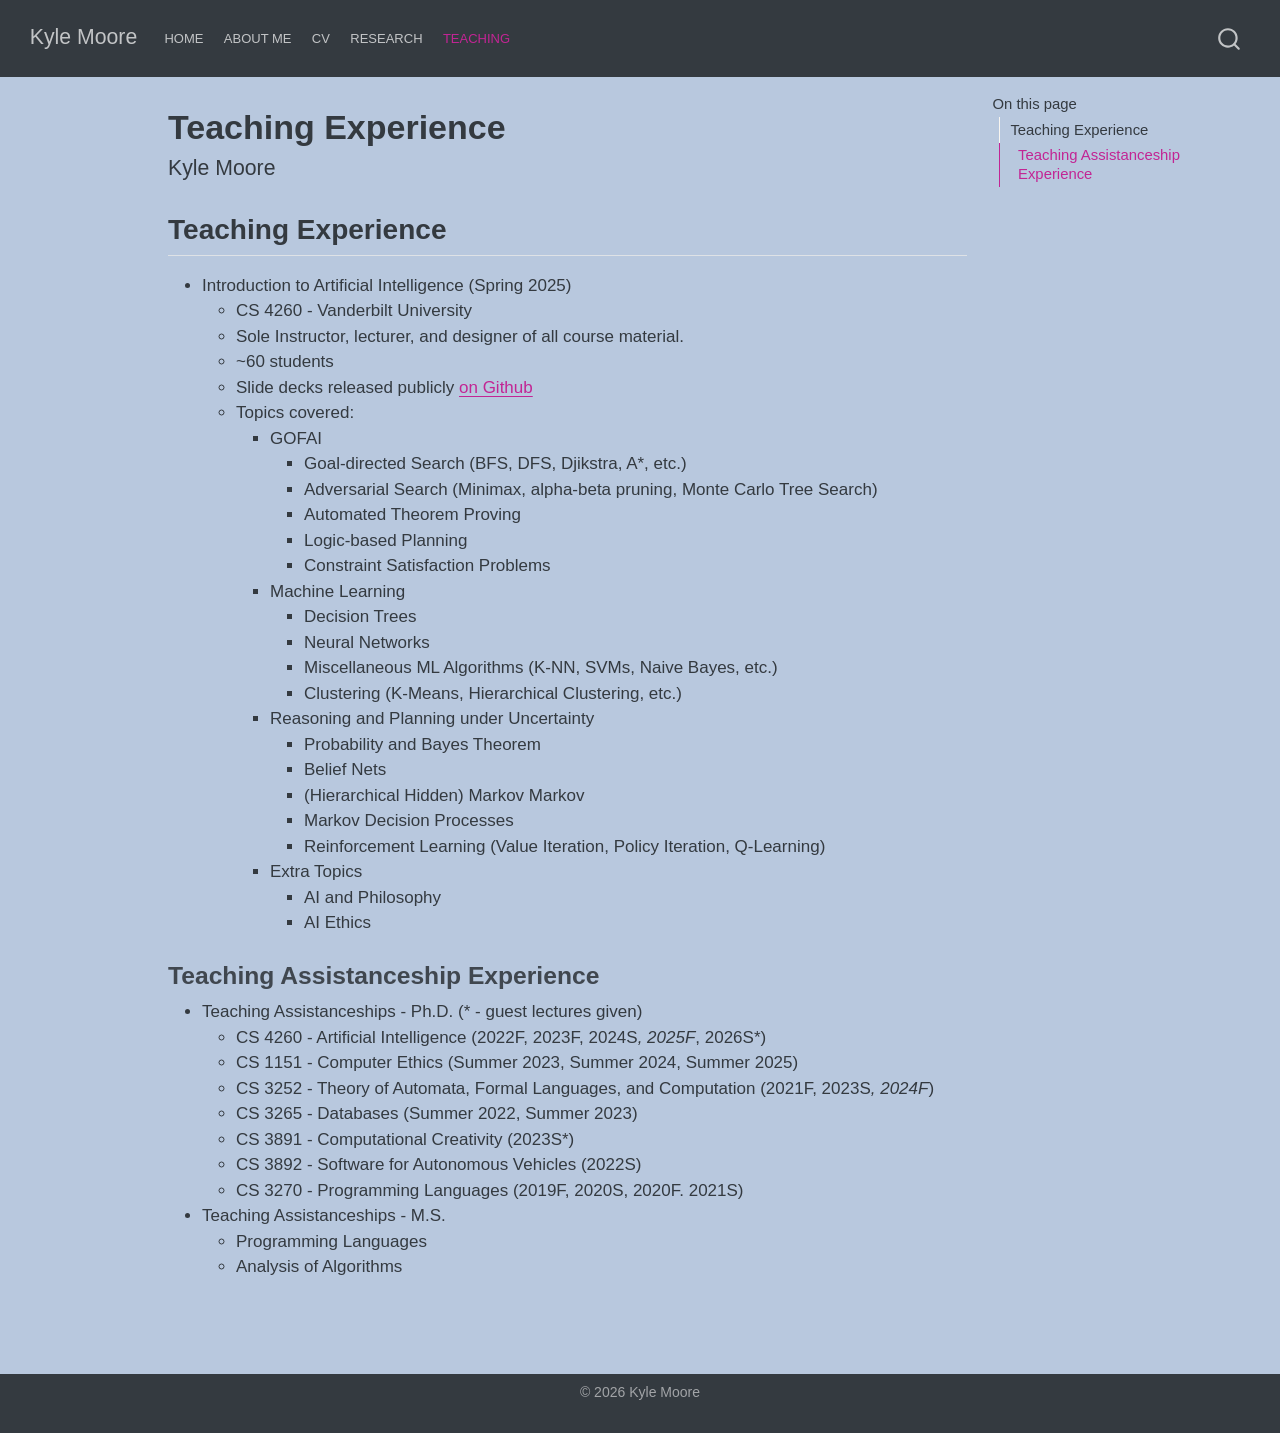
<file: teaching.html>
<!DOCTYPE html>
<html xmlns="http://www.w3.org/1999/xhtml" lang="en" xml:lang="en"><head>

<meta charset="utf-8">
<meta name="generator" content="quarto-1.10.18">

<meta name="viewport" content="width=device-width, initial-scale=1.0, user-scalable=yes">


<title>Teaching Experience – Kyle Moore</title>
<style>
/* Default styles provided by pandoc.
** See https://pandoc.org/MANUAL.html#variables-for-html for config info.
*/
span.smallcaps{font-variant: small-caps;}
div.columns{display: flex; gap: 1.5em;}
div.column{flex: auto;}
@media screen {
div.columns{gap: min(4vw, 1.5em);}
div.column{overflow-x: auto;}
}
div.hanging-indent{margin-left: 1.5em; text-indent: -1.5em;}
ul.task-list{list-style: none;}
ul.task-list li input[type="checkbox"] {
  width: 0.8em;
  margin: 0 0.8em 0.2em -1em; /* quarto-specific, see https://github.com/quarto-dev/quarto-cli/issues/4556 */ 
  vertical-align: middle;
}
</style>


<script src="site_libs/quarto-nav/quarto-nav.js"></script>
<script src="site_libs/quarto-nav/headroom.min.js"></script>
<script src="site_libs/clipboard/clipboard.min.js"></script>
<script src="site_libs/quarto-search/autocomplete.umd.js"></script>
<script src="site_libs/quarto-search/fuse.min.js"></script>
<script src="site_libs/quarto-search/quarto-search.js"></script>
<meta name="quarto:offset" content="./">
<script src="site_libs/quarto-html/quarto.js" type="module"></script>
<script src="site_libs/quarto-html/tabsets/tabsets.js" type="module"></script>
<script src="site_libs/quarto-html/popper.min.js"></script>
<script src="site_libs/quarto-html/tippy.umd.min.js"></script>
<script src="site_libs/quarto-html/anchor.min.js"></script>
<link href="site_libs/quarto-html/tippy.css" rel="stylesheet">
<link href="site_libs/quarto-html/quarto-syntax-highlighting-64a204ab8560d761af7679ceaba22944.css" rel="stylesheet" id="quarto-text-highlighting-styles">
<script src="site_libs/bootstrap/bootstrap.min.js"></script>
<link href="site_libs/bootstrap/bootstrap-icons.css" rel="stylesheet">
<link href="site_libs/bootstrap/bootstrap-669d439899bbb5ccfe8eef21c973adb5.min.css" rel="stylesheet" append-hash="true" id="quarto-bootstrap" data-mode="light">
<script id="quarto-search-options" type="application/json">{
  "location": "navbar",
  "copy-button": false,
  "collapse-after": 3,
  "panel-placement": "end",
  "type": "overlay",
  "limit": 50,
  "keyboard-shortcut": [
    "f",
    "/",
    "s"
  ],
  "show-item-context": false,
  "language": {
    "search-no-results-text": "No results",
    "search-matching-documents-text": "matching documents",
    "search-copy-link-title": "Copy link to search",
    "search-hide-matches-text": "Hide additional matches",
    "search-more-match-text": "more match in this document",
    "search-more-matches-text": "more matches in this document",
    "search-clear-button-title": "Clear",
    "search-text-placeholder": "",
    "search-detached-cancel-button-title": "Cancel",
    "search-submit-button-title": "Submit",
    "search-label": "Search"
  }
}</script>


<link rel="stylesheet" href="styles.css">
</head>

<body class="nav-fixed quarto-light">

<div id="quarto-search-results"></div>
  <header id="quarto-header" class="headroom fixed-top">
    <nav class="navbar navbar-expand-lg " data-bs-theme="dark">
      <div class="navbar-container container-fluid">
      <div class="navbar-brand-container mx-auto">
    <a class="navbar-brand" href="./index.html">
    <span class="navbar-title">Kyle Moore</span>
    </a>
  </div>
            <div id="quarto-search" class="" title="Search"></div>
          <button class="navbar-toggler" type="button" data-bs-toggle="collapse" data-bs-target="#navbarCollapse" aria-controls="navbarCollapse" role="menu" aria-expanded="false" aria-label="Toggle navigation" onclick="if (window.quartoToggleHeadroom) { window.quartoToggleHeadroom(); }">
  <span class="navbar-toggler-icon"></span>
</button>
          <div class="collapse navbar-collapse" id="navbarCollapse">
            <ul class="navbar-nav navbar-nav-scroll me-auto">
  <li class="nav-item">
    <a class="nav-link" href="./index.html"> 
<span class="menu-text">Home</span></a>
  </li>  
  <li class="nav-item">
    <a class="nav-link" href="./about.html"> 
<span class="menu-text">About Me</span></a>
  </li>  
  <li class="nav-item">
    <a class="nav-link" href="./cv.html"> 
<span class="menu-text">CV</span></a>
  </li>  
  <li class="nav-item">
    <a class="nav-link" href="./publications.html"> 
<span class="menu-text">Research</span></a>
  </li>  
  <li class="nav-item">
    <a class="nav-link active" href="./teaching.html" aria-current="page"> 
<span class="menu-text">Teaching</span></a>
  </li>  
</ul>
          </div> <!-- /navcollapse -->
            <div class="quarto-navbar-tools">
</div>
      </div> <!-- /container-fluid -->
    </nav>
</header>
<!-- content -->
<div id="quarto-content" class="quarto-container page-columns page-rows-contents page-layout-article page-navbar">
<!-- sidebar -->
<!-- margin-sidebar -->
    <div id="quarto-margin-sidebar" class="sidebar margin-sidebar">
        <nav id="TOC" role="doc-toc" class="toc-active">
    <h2 id="toc-title">On this page</h2>
   
  <ul>
  <li><a href="#teaching-experience" id="toc-teaching-experience" class="nav-link active" data-scroll-target="#teaching-experience">Teaching Experience</a>
  <ul class="collapse">
  <li><a href="#teaching-assistanceship-experience" id="toc-teaching-assistanceship-experience" class="nav-link" data-scroll-target="#teaching-assistanceship-experience">Teaching Assistanceship Experience</a></li>
  </ul></li>
  </ul>
</nav>
    </div>
<!-- main -->
<main class="content" id="quarto-document-content">

<header id="title-block-header" class="quarto-title-block default">
<div class="quarto-title">
<h1 class="title">Teaching Experience</h1>
<p class="subtitle lead">Kyle Moore</p>
</div>



<div class="quarto-title-meta">

    
  
    
  </div>
  


</header>


<section id="teaching-experience" class="level2">
<h2 class="anchored" data-anchor-id="teaching-experience">Teaching Experience</h2>
<ul>
<li>Introduction to Artificial Intelligence (Spring 2025)
<ul>
<li>CS 4260 - Vanderbilt University</li>
<li>Sole Instructor, lecturer, and designer of all course material.</li>
<li>~60 students</li>
<li>Slide decks released publicly <a href="https://github.com/KyleAMoore/CS-4260-Lecture-Slides">on Github</a></li>
<li>Topics covered:
<ul>
<li>GOFAI
<ul>
<li>Goal-directed Search (BFS, DFS, Djikstra, A*, etc.)</li>
<li>Adversarial Search (Minimax, alpha-beta pruning, Monte Carlo Tree Search)</li>
<li>Automated Theorem Proving</li>
<li>Logic-based Planning</li>
<li>Constraint Satisfaction Problems</li>
</ul></li>
<li>Machine Learning
<ul>
<li>Decision Trees</li>
<li>Neural Networks</li>
<li>Miscellaneous ML Algorithms (K-NN, SVMs, Naive Bayes, etc.)</li>
<li>Clustering (K-Means, Hierarchical Clustering, etc.)</li>
</ul></li>
<li>Reasoning and Planning under Uncertainty
<ul>
<li>Probability and Bayes Theorem</li>
<li>Belief Nets</li>
<li>(Hierarchical Hidden) Markov Markov</li>
<li>Markov Decision Processes</li>
<li>Reinforcement Learning (Value Iteration, Policy Iteration, Q-Learning)</li>
</ul></li>
<li>Extra Topics
<ul>
<li>AI and Philosophy</li>
<li>AI Ethics</li>
</ul></li>
</ul></li>
</ul></li>
</ul>
<section id="teaching-assistanceship-experience" class="level3">
<h3 class="anchored" data-anchor-id="teaching-assistanceship-experience">Teaching Assistanceship Experience</h3>
<ul>
<li>Teaching Assistanceships - Ph.D.&nbsp;(* - guest lectures given)
<ul>
<li>CS 4260 - Artificial Intelligence (2022F, 2023F, 2024S<em>, 2025F</em>, 2026S*)</li>
<li>CS 1151 - Computer Ethics (Summer 2023, Summer 2024, Summer 2025)</li>
<li>CS 3252 - Theory of Automata, Formal Languages, and Computation (2021F, 2023S<em>, 2024F</em>)</li>
<li>CS 3265 - Databases (Summer 2022, Summer 2023)</li>
<li>CS 3891 - Computational Creativity (2023S*)</li>
<li>CS 3892 - Software for Autonomous Vehicles (2022S)</li>
<li>CS 3270 - Programming Languages (2019F, 2020S, 2020F. 2021S)</li>
</ul></li>
<li>Teaching Assistanceships - M.S.
<ul>
<li>Programming Languages</li>
<li>Analysis of Algorithms</li>
</ul></li>
</ul>


</section>
</section>

</main> <!-- /main -->
<script id="quarto-html-after-body" type="application/javascript">
  window.document.addEventListener("DOMContentLoaded", function (event) {
    const icon = "";
    const anchorJS = new window.AnchorJS();
    anchorJS.options = {
      placement: 'right',
      icon: icon
    };
    anchorJS.add('.anchored');
    const isCodeAnnotation = (el) => {
      for (const clz of el.classList) {
        if (clz.startsWith('code-annotation-')) {                     
          return true;
        }
      }
      return false;
    }
    const onCopySuccess = function(e) {
      // button target
      const button = e.trigger;
      // don't keep focus
      button.blur();
      // flash "checked"
      button.classList.add('code-copy-button-checked');
      var currentTitle = button.getAttribute("title");
      button.setAttribute("title", "Copied!");
      let tooltip;
      if (window.bootstrap) {
        button.setAttribute("data-bs-toggle", "tooltip");
        button.setAttribute("data-bs-placement", "left");
        button.setAttribute("data-bs-title", "Copied!");
        tooltip = new bootstrap.Tooltip(button, 
          { trigger: "manual", 
            customClass: "code-copy-button-tooltip",
            offset: [0, -8]});
        tooltip.show();    
      }
      setTimeout(function() {
        if (tooltip) {
          tooltip.hide();
          button.removeAttribute("data-bs-title");
          button.removeAttribute("data-bs-toggle");
          button.removeAttribute("data-bs-placement");
        }
        button.setAttribute("title", currentTitle);
        button.classList.remove('code-copy-button-checked');
      }, 1000);
      // clear code selection
      e.clearSelection();
    }
    const getTextToCopy = function(trigger) {
      const outerScaffold = trigger.parentElement.cloneNode(true);
      const codeEl = outerScaffold.querySelector('code');
      for (const childEl of codeEl.children) {
        if (isCodeAnnotation(childEl)) {
          childEl.remove();
        }
      }
      return codeEl.innerText;
    }
    const clipboard = new window.ClipboardJS('.code-copy-button:not([data-in-quarto-modal])', {
      text: getTextToCopy
    });
    clipboard.on('success', onCopySuccess);
    if (window.document.getElementById('quarto-embedded-source-code-modal')) {
      const clipboardModal = new window.ClipboardJS('.code-copy-button[data-in-quarto-modal]', {
        text: getTextToCopy,
        container: window.document.getElementById('quarto-embedded-source-code-modal')
      });
      clipboardModal.on('success', onCopySuccess);
    }
      var localhostRegex = new RegExp(/^(?:http|https):\/\/localhost\:?[0-9]*\//);
      var mailtoRegex = new RegExp(/^mailto:/);
        var filterRegex = new RegExp("https:\/\/kyleamoore\.github\.io");
      var isInternal = (href) => {
          return filterRegex.test(href) || localhostRegex.test(href) || mailtoRegex.test(href);
      }
      // Inspect non-navigation links and adorn them if external
     var links = window.document.querySelectorAll('a[href]:not(.nav-link):not(.navbar-brand):not(.toc-action):not(.sidebar-link):not(.sidebar-item-toggle):not(.pagination-link):not(.no-external):not([aria-hidden]):not(.dropdown-item):not(.quarto-navigation-tool):not(.about-link)');
      for (var i=0; i<links.length; i++) {
        const link = links[i];
        if (!isInternal(link.href)) {
          // undo the damage that might have been done by quarto-nav.js in the case of
          // links that we want to consider external
          if (link.dataset.originalHref !== undefined) {
            link.href = link.dataset.originalHref;
          }
        }
      }
    function tippyHover(el, contentFn, onTriggerFn, onUntriggerFn) {
      const config = {
        allowHTML: true,
        maxWidth: 500,
        delay: 100,
        arrow: false,
        appendTo: function(el) {
            return el.parentElement;
        },
        interactive: true,
        interactiveBorder: 10,
        theme: 'quarto',
        placement: 'bottom-start',
      };
      if (contentFn) {
        config.content = contentFn;
      }
      if (onTriggerFn) {
        config.onTrigger = onTriggerFn;
      }
      if (onUntriggerFn) {
        config.onUntrigger = onUntriggerFn;
      }
      window.tippy(el, config); 
    }
    const noterefs = window.document.querySelectorAll('a[role="doc-noteref"]');
    for (var i=0; i<noterefs.length; i++) {
      const ref = noterefs[i];
      tippyHover(ref, function() {
        // use id or data attribute instead here
        let href = ref.getAttribute('data-footnote-href') || ref.getAttribute('href');
        try { href = new URL(href).hash; } catch {}
        const id = href.replace(/^#\/?/, "");
        const note = window.document.getElementById(id);
        if (note) {
          return note.innerHTML;
        } else {
          return "";
        }
      });
    }
    const xrefs = window.document.querySelectorAll('a.quarto-xref');
    const processXRef = (id, note) => {
      // Strip column container classes
      const stripColumnClz = (el) => {
        el.classList.remove("page-full", "page-columns");
        if (el.children) {
          for (const child of el.children) {
            stripColumnClz(child);
          }
        }
      }
      stripColumnClz(note)
      if (id === null || id.startsWith('sec-')) {
        // Special case sections, only their first couple elements
        const container = document.createElement("div");
        if (note.children && note.children.length > 2) {
          container.appendChild(note.children[0].cloneNode(true));
          for (let i = 1; i < note.children.length; i++) {
            const child = note.children[i];
            if (child.tagName === "P" && child.innerText === "") {
              continue;
            } else {
              container.appendChild(child.cloneNode(true));
              break;
            }
          }
          if (window.Quarto?.typesetMath) {
            window.Quarto.typesetMath(container);
          }
          return container.innerHTML
        } else {
          if (window.Quarto?.typesetMath) {
            window.Quarto.typesetMath(note);
          }
          return note.innerHTML;
        }
      } else {
        // Remove any anchor links if they are present
        const anchorLink = note.querySelector('a.anchorjs-link');
        if (anchorLink) {
          anchorLink.remove();
        }
        if (window.Quarto?.typesetMath) {
          window.Quarto.typesetMath(note);
        }
        if (note.classList.contains("callout")) {
          return note.outerHTML;
        } else {
          return note.innerHTML;
        }
      }
    }
    for (var i=0; i<xrefs.length; i++) {
      const xref = xrefs[i];
      tippyHover(xref, undefined, function(instance) {
        instance.disable();
        let url = xref.getAttribute('href');
        let hash = undefined; 
        if (url.startsWith('#')) {
          hash = url;
        } else {
          try { hash = new URL(url).hash; } catch {}
        }
        if (hash) {
          const id = hash.replace(/^#\/?/, "");
          const note = window.document.getElementById(id);
          if (note !== null) {
            try {
              const html = processXRef(id, note.cloneNode(true));
              instance.setContent(html);
            } finally {
              instance.enable();
              instance.show();
            }
          } else {
            // See if we can fetch this
            fetch(url.split('#')[0])
            .then(res => res.text())
            .then(html => {
              const parser = new DOMParser();
              const htmlDoc = parser.parseFromString(html, "text/html");
              const note = htmlDoc.getElementById(id);
              if (note !== null) {
                const html = processXRef(id, note);
                instance.setContent(html);
              } 
            }).finally(() => {
              instance.enable();
              instance.show();
            });
          }
        } else {
          // See if we can fetch a full url (with no hash to target)
          // This is a special case and we should probably do some content thinning / targeting
          fetch(url)
          .then(res => res.text())
          .then(html => {
            const parser = new DOMParser();
            const htmlDoc = parser.parseFromString(html, "text/html");
            const note = htmlDoc.querySelector('main.content');
            if (note !== null) {
              // This should only happen for chapter cross references
              // (since there is no id in the URL)
              // remove the first header
              if (note.children.length > 0 && note.children[0].tagName === "HEADER") {
                note.children[0].remove();
              }
              const html = processXRef(null, note);
              instance.setContent(html);
            } 
          }).finally(() => {
            instance.enable();
            instance.show();
          });
        }
      }, function(instance) {
      });
    }
        let selectedAnnoteEl;
        const selectorForAnnotation = ( cell, annotation) => {
          let cellAttr = 'data-code-cell="' + cell + '"';
          let lineAttr = 'data-code-annotation="' +  annotation + '"';
          const selector = 'span[' + cellAttr + '][' + lineAttr + ']';
          return selector;
        }
        const selectCodeLines = (annoteEl) => {
          const doc = window.document;
          const targetCell = annoteEl.getAttribute("data-target-cell");
          const targetAnnotation = annoteEl.getAttribute("data-target-annotation");
          const annoteSpan = window.document.querySelector(selectorForAnnotation(targetCell, targetAnnotation));
          const lines = annoteSpan.getAttribute("data-code-lines").split(",");
          const lineIds = lines.map((line) => {
            return targetCell + "-" + line;
          })
          let top = null;
          let height = null;
          let parent = null;
          if (lineIds.length > 0) {
              //compute the position of the single el (top and bottom and make a div)
              const el = window.document.getElementById(lineIds[0]);
              top = el.offsetTop;
              height = el.offsetHeight;
              parent = el.parentElement.parentElement;
            if (lineIds.length > 1) {
              const lastEl = window.document.getElementById(lineIds[lineIds.length - 1]);
              const bottom = lastEl.offsetTop + lastEl.offsetHeight;
              height = bottom - top;
            }
            if (top !== null && height !== null && parent !== null) {
              // cook up a div (if necessary) and position it 
              let div = window.document.getElementById("code-annotation-line-highlight");
              if (div === null) {
                div = window.document.createElement("div");
                div.setAttribute("id", "code-annotation-line-highlight");
                div.style.position = 'absolute';
                parent.appendChild(div);
              }
              div.style.top = top - 2 + "px";
              div.style.height = height + 4 + "px";
              div.style.left = 0;
              let gutterDiv = window.document.getElementById("code-annotation-line-highlight-gutter");
              if (gutterDiv === null) {
                gutterDiv = window.document.createElement("div");
                gutterDiv.setAttribute("id", "code-annotation-line-highlight-gutter");
                gutterDiv.style.position = 'absolute';
                const codeCell = window.document.getElementById(targetCell);
                const gutter = codeCell.querySelector('.code-annotation-gutter');
                gutter.appendChild(gutterDiv);
              }
              gutterDiv.style.top = top - 2 + "px";
              gutterDiv.style.height = height + 4 + "px";
            }
            selectedAnnoteEl = annoteEl;
          }
        };
        const unselectCodeLines = () => {
          const elementsIds = ["code-annotation-line-highlight", "code-annotation-line-highlight-gutter"];
          elementsIds.forEach((elId) => {
            const div = window.document.getElementById(elId);
            if (div) {
              div.remove();
            }
          });
          selectedAnnoteEl = undefined;
        };
          // Handle positioning of the toggle
      window.addEventListener(
        "resize",
        throttle(() => {
          elRect = undefined;
          if (selectedAnnoteEl) {
            selectCodeLines(selectedAnnoteEl);
          }
        }, 10)
      );
      function throttle(fn, ms) {
      let throttle = false;
      let timer;
        return (...args) => {
          if(!throttle) { // first call gets through
              fn.apply(this, args);
              throttle = true;
          } else { // all the others get throttled
              if(timer) clearTimeout(timer); // cancel #2
              timer = setTimeout(() => {
                fn.apply(this, args);
                timer = throttle = false;
              }, ms);
          }
        };
      }
        // Attach click handler to the DT
        const annoteDls = window.document.querySelectorAll('dt[data-target-cell]');
        for (const annoteDlNode of annoteDls) {
          annoteDlNode.addEventListener('click', (event) => {
            const clickedEl = event.target;
            if (clickedEl !== selectedAnnoteEl) {
              unselectCodeLines();
              const activeEl = window.document.querySelector('dt[data-target-cell].code-annotation-active');
              if (activeEl) {
                activeEl.classList.remove('code-annotation-active');
              }
              selectCodeLines(clickedEl);
              clickedEl.classList.add('code-annotation-active');
            } else {
              // Unselect the line
              unselectCodeLines();
              clickedEl.classList.remove('code-annotation-active');
            }
          });
        }
    const findCites = (el) => {
      const parentEl = el.parentElement;
      if (parentEl) {
        const cites = parentEl.dataset.cites;
        if (cites) {
          return {
            el,
            cites: cites.split(' ')
          };
        } else {
          return findCites(el.parentElement)
        }
      } else {
        return undefined;
      }
    };
    var bibliorefs = window.document.querySelectorAll('a[role="doc-biblioref"]');
    for (var i=0; i<bibliorefs.length; i++) {
      const ref = bibliorefs[i];
      const citeInfo = findCites(ref);
      if (citeInfo) {
        tippyHover(citeInfo.el, function() {
          var popup = window.document.createElement('div');
          citeInfo.cites.forEach(function(cite) {
            var citeDiv = window.document.createElement('div');
            citeDiv.classList.add('hanging-indent');
            citeDiv.classList.add('csl-entry');
            var biblioDiv = window.document.getElementById('ref-' + cite);
            if (biblioDiv) {
              citeDiv.innerHTML = biblioDiv.innerHTML;
            }
            popup.appendChild(citeDiv);
          });
          return popup.innerHTML;
        });
      }
    }
  });
  </script>
</div> <!-- /content -->
<footer class="footer">
  <div class="nav-footer">
    <div class="nav-footer-left">
      &nbsp;
    </div>   
    <div class="nav-footer-center">
<p>© 2026 Kyle Moore</p>
</div>
    <div class="nav-footer-right">
      &nbsp;
    </div>
  </div>
</footer>




</body></html>
</file>
<file: site_libs/quarto-html/tippy.css>
.tippy-box[data-animation=fade][data-state=hidden]{opacity:0}[data-tippy-root]{max-width:calc(100vw - 10px)}.tippy-box{position:relative;background-color:#333;color:#fff;border-radius:4px;font-size:14px;line-height:1.4;white-space:normal;outline:0;transition-property:transform,visibility,opacity}.tippy-box[data-placement^=top]>.tippy-arrow{bottom:0}.tippy-box[data-placement^=top]>.tippy-arrow:before{bottom:-7px;left:0;border-width:8px 8px 0;border-top-color:initial;transform-origin:center top}.tippy-box[data-placement^=bottom]>.tippy-arrow{top:0}.tippy-box[data-placement^=bottom]>.tippy-arrow:before{top:-7px;left:0;border-width:0 8px 8px;border-bottom-color:initial;transform-origin:center bottom}.tippy-box[data-placement^=left]>.tippy-arrow{right:0}.tippy-box[data-placement^=left]>.tippy-arrow:before{border-width:8px 0 8px 8px;border-left-color:initial;right:-7px;transform-origin:center left}.tippy-box[data-placement^=right]>.tippy-arrow{left:0}.tippy-box[data-placement^=right]>.tippy-arrow:before{left:-7px;border-width:8px 8px 8px 0;border-right-color:initial;transform-origin:center right}.tippy-box[data-inertia][data-state=visible]{transition-timing-function:cubic-bezier(.54,1.5,.38,1.11)}.tippy-arrow{width:16px;height:16px;color:#333}.tippy-arrow:before{content:"";position:absolute;border-color:transparent;border-style:solid}.tippy-content{position:relative;padding:5px 9px;z-index:1}
</file>
<file: site_libs/quarto-html/quarto-syntax-highlighting-64a204ab8560d761af7679ceaba22944.css>
/* quarto syntax highlight colors */
:root {
  --quarto-hl-ot-color: #003B4F;
  --quarto-hl-at-color: #657422;
  --quarto-hl-ss-color: #20794D;
  --quarto-hl-an-color: #5E5E5E;
  --quarto-hl-fu-color: #4758AB;
  --quarto-hl-st-color: #20794D;
  --quarto-hl-cf-color: #003B4F;
  --quarto-hl-op-color: #5E5E5E;
  --quarto-hl-er-color: #AD0000;
  --quarto-hl-bn-color: #AD0000;
  --quarto-hl-al-color: #AD0000;
  --quarto-hl-va-color: #111111;
  --quarto-hl-bu-color: inherit;
  --quarto-hl-ex-color: inherit;
  --quarto-hl-pp-color: #AD0000;
  --quarto-hl-in-color: #5E5E5E;
  --quarto-hl-vs-color: #20794D;
  --quarto-hl-wa-color: #5E5E5E;
  --quarto-hl-do-color: #5E5E5E;
  --quarto-hl-im-color: #00769E;
  --quarto-hl-ch-color: #20794D;
  --quarto-hl-dt-color: #AD0000;
  --quarto-hl-fl-color: #AD0000;
  --quarto-hl-co-color: #5E5E5E;
  --quarto-hl-cv-color: #5E5E5E;
  --quarto-hl-cn-color: #8f5902;
  --quarto-hl-sc-color: #5E5E5E;
  --quarto-hl-dv-color: #AD0000;
  --quarto-hl-kw-color: #003B4F;
}

/* other quarto variables */
:root {
  --quarto-font-monospace: SFMono-Regular, Menlo, Monaco, Consolas, "Liberation Mono", "Courier New", monospace;
}

/* syntax highlight based on Pandoc's rules */
pre > code.sourceCode > span {
  color: #003B4F;
}

code.sourceCode > span {
  color: #003B4F;
}

div.sourceCode,
div.sourceCode pre.sourceCode {
  color: #003B4F;
}

/* Normal */
code span {
  color: #003B4F;
}

/* Alert */
code span.al {
  color: #AD0000;
  font-style: inherit;
}

/* Annotation */
code span.an {
  color: #5E5E5E;
  font-style: inherit;
}

/* Attribute */
code span.at {
  color: #657422;
  font-style: inherit;
}

/* BaseN */
code span.bn {
  color: #AD0000;
  font-style: inherit;
}

/* BuiltIn */
code span.bu {
  font-style: inherit;
}

/* ControlFlow */
code span.cf {
  color: #003B4F;
  font-weight: bold;
  font-style: inherit;
}

/* Char */
code span.ch {
  color: #20794D;
  font-style: inherit;
}

/* Constant */
code span.cn {
  color: #8f5902;
  font-style: inherit;
}

/* Comment */
code span.co {
  color: #5E5E5E;
  font-style: inherit;
}

/* CommentVar */
code span.cv {
  color: #5E5E5E;
  font-style: italic;
}

/* Documentation */
code span.do {
  color: #5E5E5E;
  font-style: italic;
}

/* DataType */
code span.dt {
  color: #AD0000;
  font-style: inherit;
}

/* DecVal */
code span.dv {
  color: #AD0000;
  font-style: inherit;
}

/* Error */
code span.er {
  color: #AD0000;
  font-style: inherit;
}

/* Extension */
code span.ex {
  font-style: inherit;
}

/* Float */
code span.fl {
  color: #AD0000;
  font-style: inherit;
}

/* Function */
code span.fu {
  color: #4758AB;
  font-style: inherit;
}

/* Import */
code span.im {
  color: #00769E;
  font-style: inherit;
}

/* Information */
code span.in {
  color: #5E5E5E;
  font-style: inherit;
}

/* Keyword */
code span.kw {
  color: #003B4F;
  font-weight: bold;
  font-style: inherit;
}

/* Operator */
code span.op {
  color: #5E5E5E;
  font-style: inherit;
}

/* Other */
code span.ot {
  color: #003B4F;
  font-style: inherit;
}

/* Preprocessor */
code span.pp {
  color: #AD0000;
  font-style: inherit;
}

/* SpecialChar */
code span.sc {
  color: #5E5E5E;
  font-style: inherit;
}

/* SpecialString */
code span.ss {
  color: #20794D;
  font-style: inherit;
}

/* String */
code span.st {
  color: #20794D;
  font-style: inherit;
}

/* Variable */
code span.va {
  color: #111111;
  font-style: inherit;
}

/* VerbatimString */
code span.vs {
  color: #20794D;
  font-style: inherit;
}

/* Warning */
code span.wa {
  color: #5E5E5E;
  font-style: italic;
}

.prevent-inlining {
  content: "</";
}

/*# sourceMappingURL=9d8d5bb603a83b8298b89080a598c93b.css.map */
</file>
<file: styles.css>
/* css styles */
.about-links {
  display: flex;
  flex-wrap: wrap;
  gap: 0.5em;
  --per-row: 2;
}

.about-links .about-link {
  flex: 0 0 calc((100% - (var(--per-row) + 1) * 0.5em) / var(--per-row));
  box-sizing: border-box;
  text-align: center;
  margin: 0;   /* <-- remove built-in margin that was stacking with gap */
}

.subtitle a {
  font-size: 0.6em;
  /* color: var(--bs-secondary, #6c757d); */
  text-decoration: none;
}

.subtitle a:hover {
  text-decoration: underline;
}
</file>
